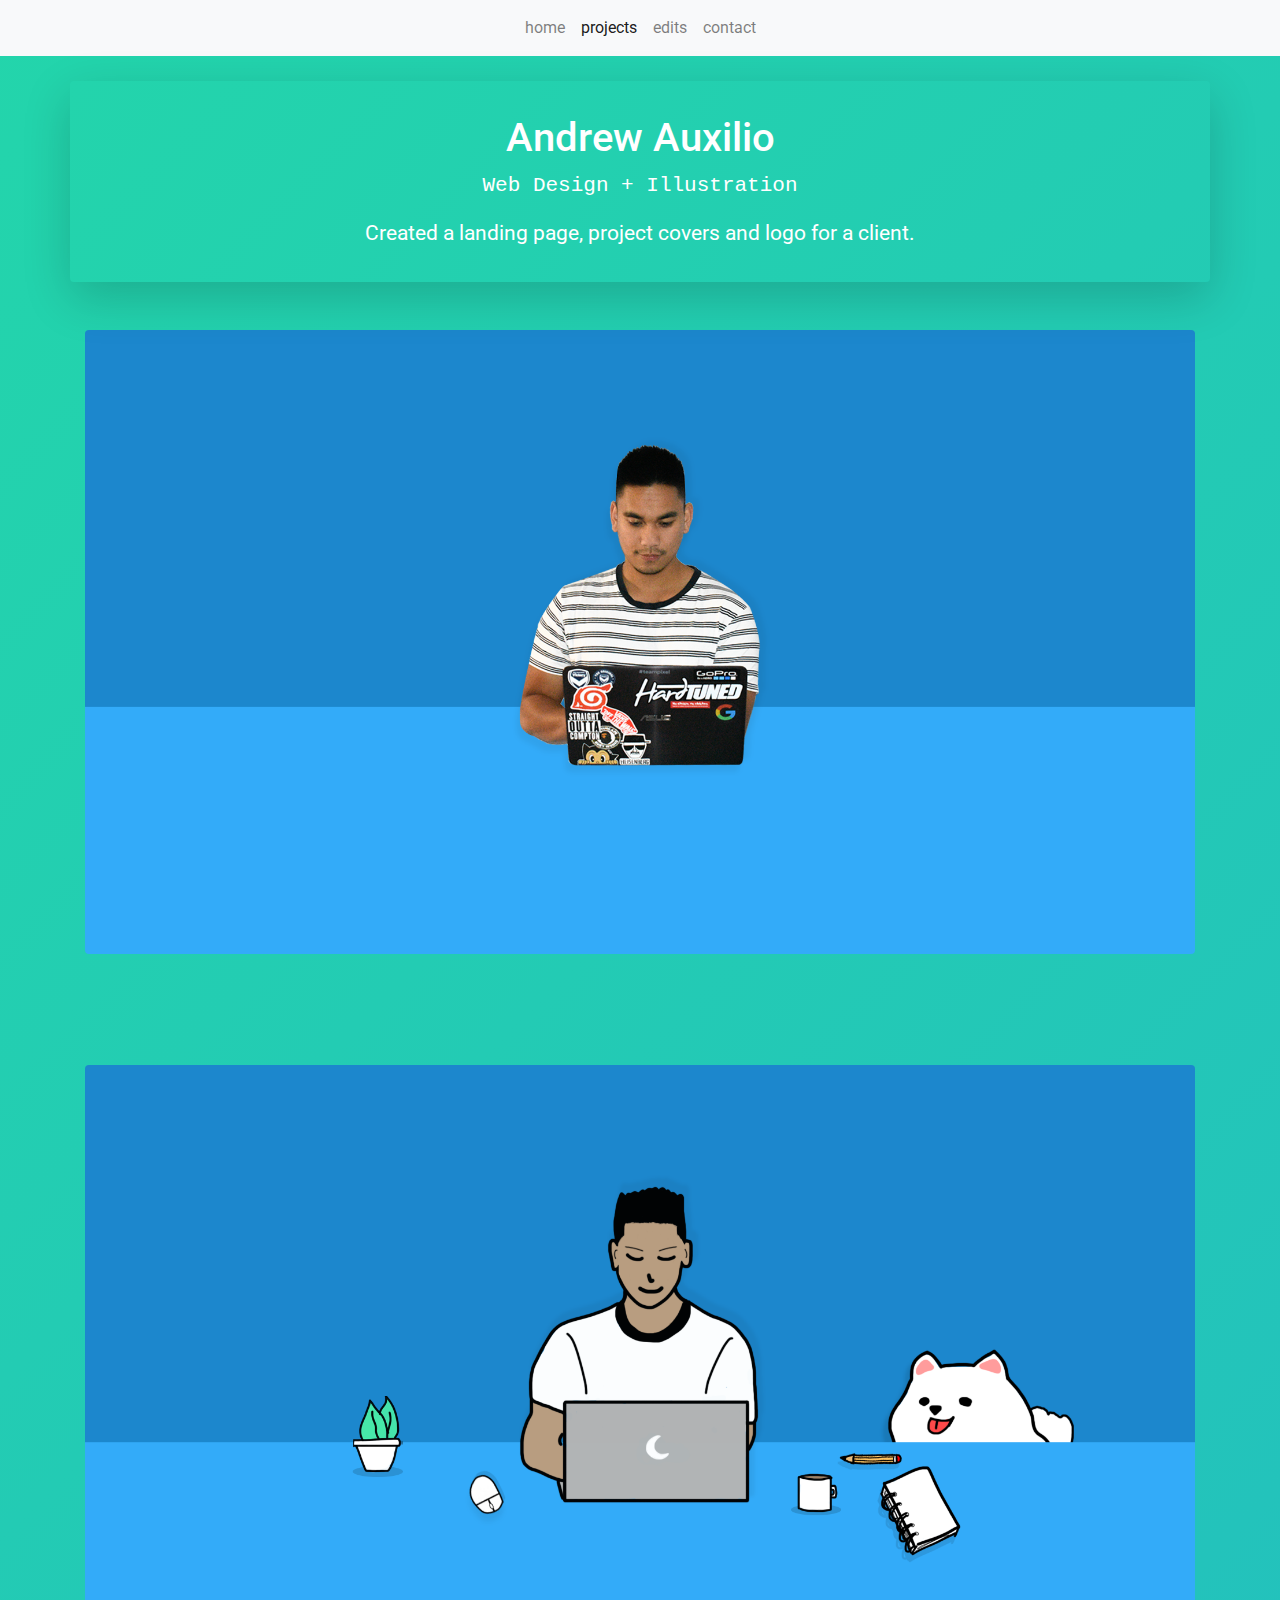
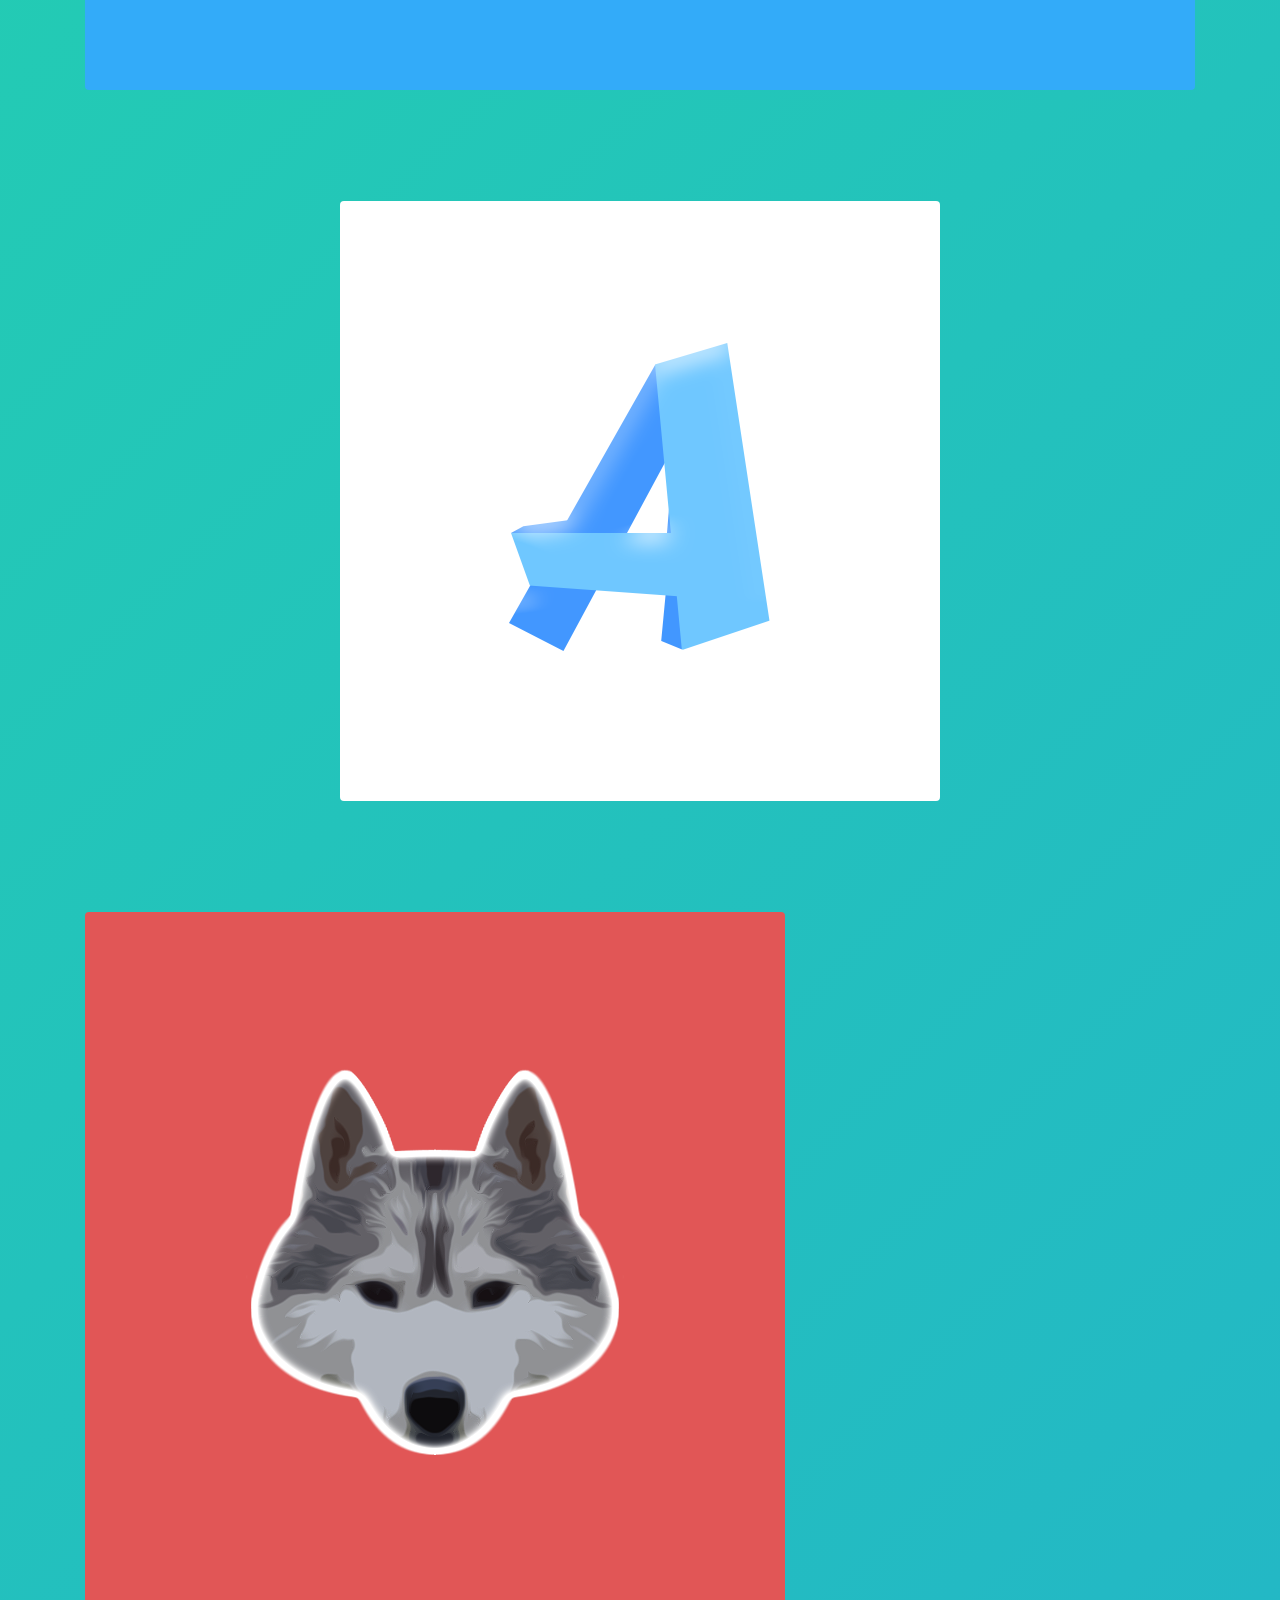
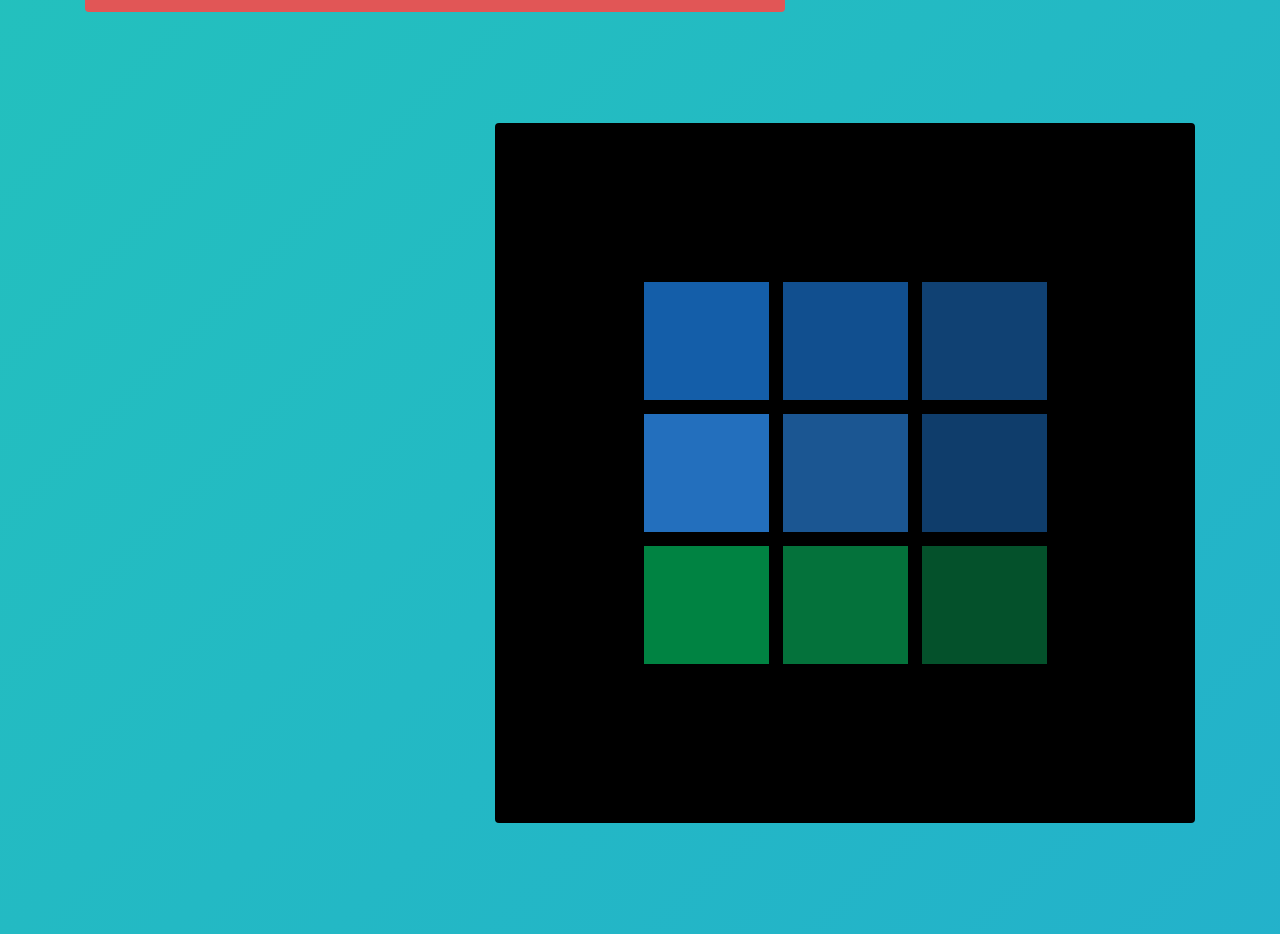
<file: andrew_auxilio.html>
<!-- Amanda Ky Au © 2019 Copyright-->

<!DOCTYPE html>
<html lang="en">
  <head>
    <meta charset="UTF-8" />
    <meta name="viewport" content="width=device-width, initial-scale=1.0" />
    <meta http-equiv="X-UA-Compatible" content="ie=edge" />
    <title>Projects</title>

    <link rel="shortcut icon" href="images/Amanda_Icon.png" />
    <link rel="stylesheet" href="bootstrap.min.css" />
    <link
      href="https://fonts.googleapis.com/css?family=Roboto&display=swap"
      rel="stylesheet"
    />
    <link rel="stylesheet" href="project.css" />
    <link
      rel="stylesheet"
      href="//use.fontawesome.com/releases/v5.0.7/css/all.css"
    />
    <link rel="stylesheet" href="fontawesome.min.css" />
    <link rel="stylesheet" href="all.min.css" />
    <link
      rel="stylesheet"
      href="https://cdnjs.cloudflare.com/ajax/libs/font-awesome/4.7.0/css/font-awesome.min.css"
    />
  </head>
  <body>
    <script src="http://code.jquery.com/jquery-1.12.0.min.js"></script>
    <script src="bootstrap.min.js"></script>
    <script src="project.js"></script>

    <!-- Nav -->

    <nav
      class="navbar navbar-expand-sm navbar-light bg-light"
      data-toggle="affix"
    >
      <div class="mx-auto d-sm-flex d-block flex-sm-nowrap">
        <button
          class="navbar-toggler"
          type="button"
          data-toggle="collapse"
          data-target="#navbarsExample11"
          aria-expanded="false"
          aria-label="Toggle navigation"
        >
          <span class="navbar-toggler-icon"></span>
        </button>
        <div class="collapse navbar-collapse text-center" id="navbarsExample11">
          <ul class="navbar-nav">
            <li class="nav-item">
              <a class="nav-link" href="index.html">home</a>
            </li>
            <li class="nav-item active">
              <a class="nav-link" href="project.html">projects</a>
            </li>
            <li class="nav-item">
              <a class="nav-link" href="edits.html">edits</a>
            </li>
            <li class="nav-item">
              <a class="nav-link" href="contact.html">contact</a>
            </li>
          </ul>
        </div>
      </div>
    </nav>

    <!-- End of Nav -->

    <!-- Andrew Auxilio -->

    <div class="container">
      <div class="row">
        <div class="col-sm-12 shadow-lg p-2 mb-5 rounded">
          <div
            class="container text-center"
            style="margin-bottom: 25px; margin-top: 25px;"
          >
            <h1>Andrew Auxilio</h1>
            <p class="text-monospace">Web Design + Illustration</p>
            <p>
              Created a landing page, project covers and logo for a client.
            </p>
          </div>
        </div>
      </div>
      <img
        class="img-fluid rounded"
        src="images/andrew_IRL.png"
        alt="andrew_IRL"
        style="margin-bottom: 10%;"
      />
      <img
        class="img-fluid rounded"
        src="images/andrew.redo.png"
        alt="andrew.redo"
        style="margin-bottom: 10%;"
      />
      <img
        class="img-fluid rounded"
        src="images/andrew_logo.png"
        alt="andrew_logo"
        style="margin-bottom: 10%;"
      />
      <img
        class="img-fluid rounded float-left"
        src="images/pawfume.png"
        alt="pawfume"
        style="margin-bottom: 10%;"
      />
      <img
        class="img-fluid rounded float-right"
        src="images/dowell.png"
        alt="dowell"
        style="margin-bottom: 10%;"
      />
    </div>

    <!-- End of Andrew Auxilio -->

    <!-- Back to Top -->

    <a
      id="back-to-top"
      href="#"
      class="btn btn-lg back-to-top button"
      role="button"
      title="Click to return on the top page"
      data-toggle="tooltip"
      data-placement="left"
    >
      <i class="fas fa-chevron-up"></i>
    </a>

    <!-- End of Back to Top -->
  </body>
</html>
</file>
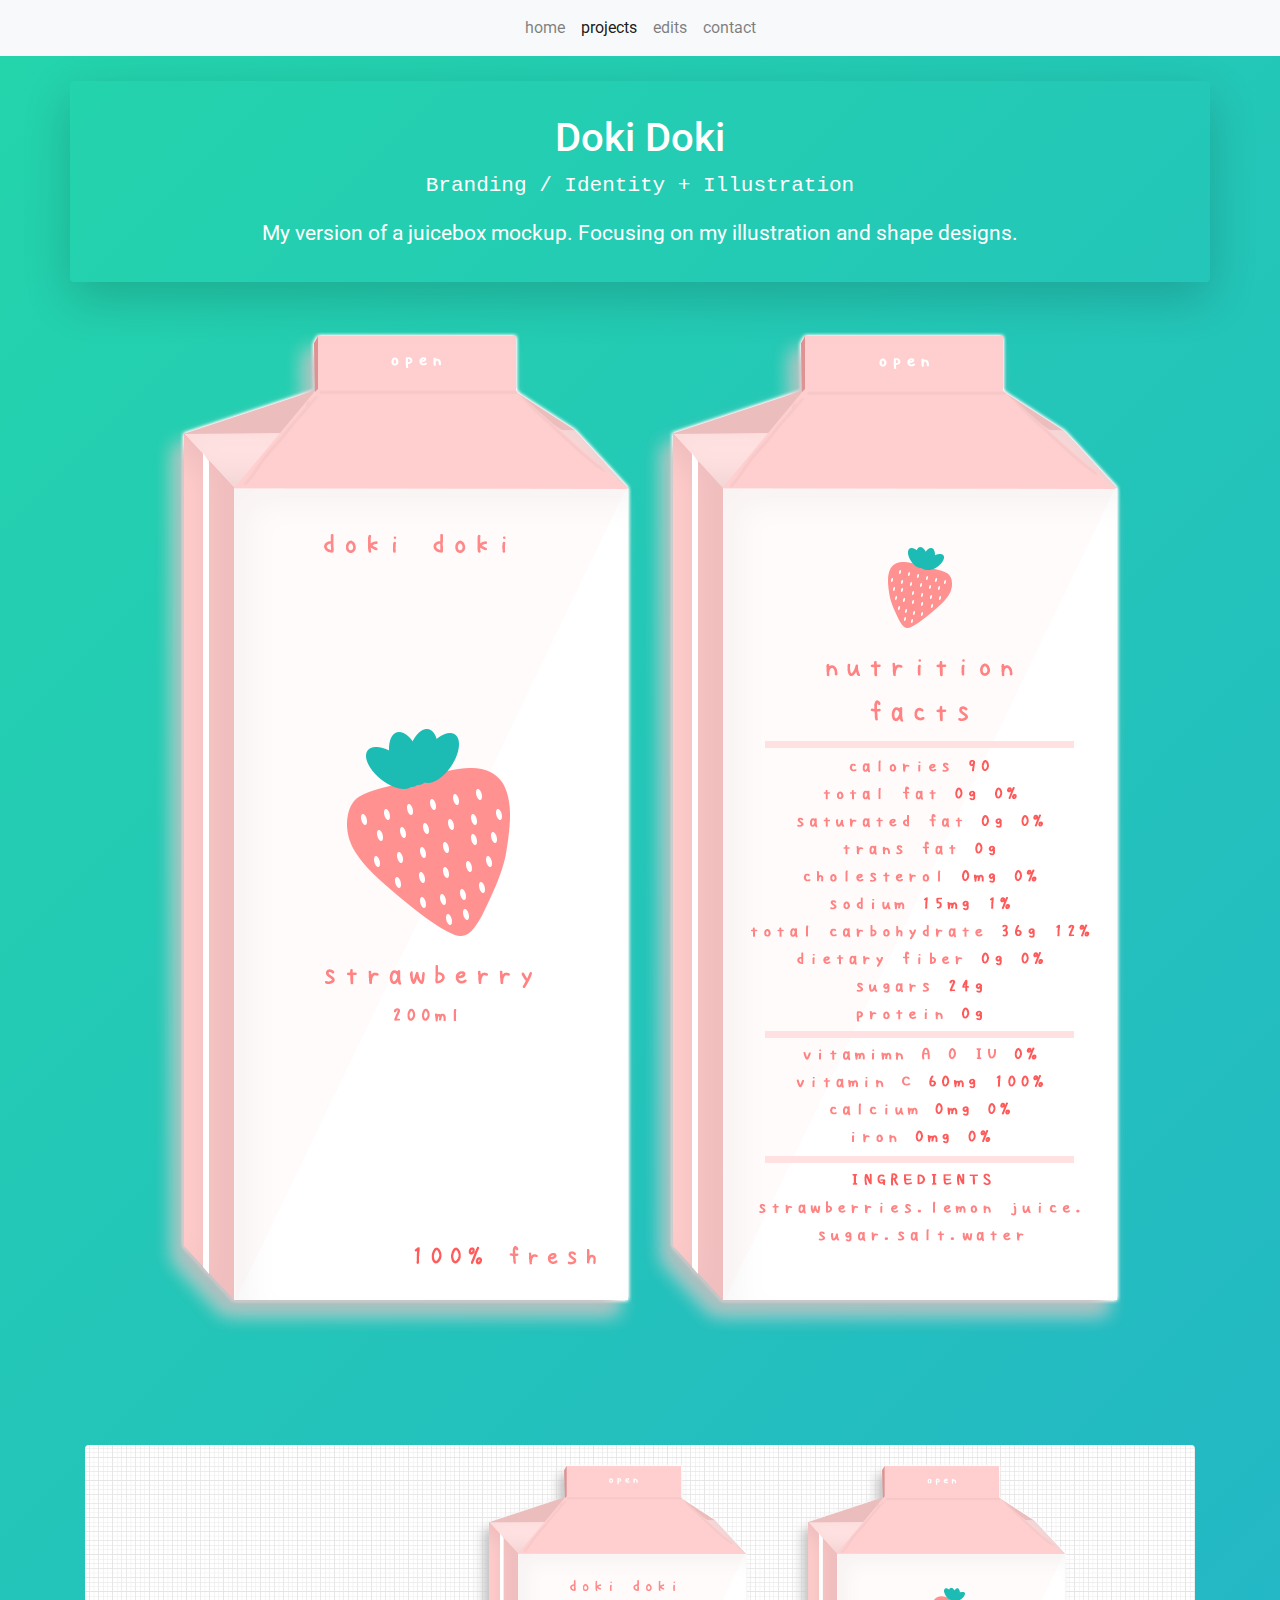
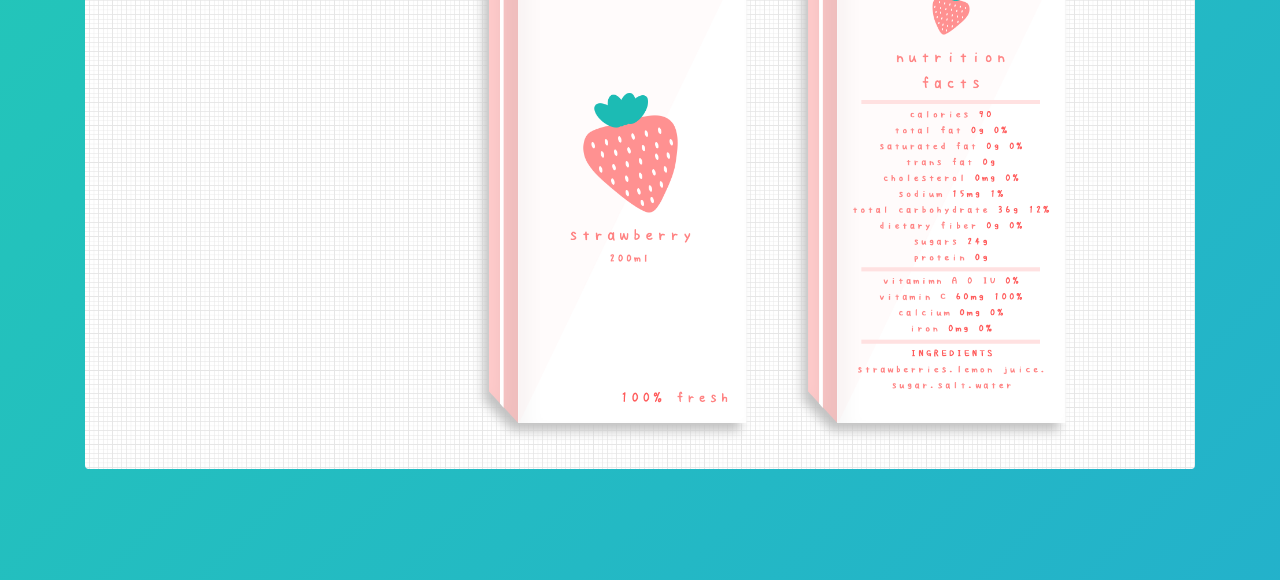
<file: dokidoki.html>
<!-- Amanda Ky Au © 2019 Copyright-->

<!DOCTYPE html>
<html lang="en">
  <head>
    <meta charset="UTF-8" />
    <meta name="viewport" content="width=device-width, initial-scale=1.0" />
    <meta http-equiv="X-UA-Compatible" content="ie=edge" />
    <title>Doki Doki</title>

    <link rel="shortcut icon" href="images/Amanda_Icon.png" />
    <link rel="stylesheet" href="bootstrap.min.css" />
    <link
      href="https://fonts.googleapis.com/css?family=Roboto&display=swap"
      rel="stylesheet"
    />
    <link rel="stylesheet" href="project.css" />
    <link
      rel="stylesheet"
      href="//use.fontawesome.com/releases/v5.0.7/css/all.css"
    />
    <link rel="stylesheet" href="fontawesome.min.css" />
    <link rel="stylesheet" href="all.min.css" />
    <link
      rel="stylesheet"
      href="https://cdnjs.cloudflare.com/ajax/libs/font-awesome/4.7.0/css/font-awesome.min.css"
    />
  </head>
  <body>
    <script src="http://code.jquery.com/jquery-1.12.0.min.js"></script>
    <script src="bootstrap.min.js"></script>
    <script src="project.js"></script>

    <!-- Nav -->

    <nav
      class="navbar navbar-expand-sm navbar-light bg-light"
      data-toggle="affix"
    >
      <div class="mx-auto d-sm-flex d-block flex-sm-nowrap">
        <button
          class="navbar-toggler"
          type="button"
          data-toggle="collapse"
          data-target="#navbarsExample11"
          aria-expanded="false"
          aria-label="Toggle navigation"
        >
          <span class="navbar-toggler-icon"></span>
        </button>
        <div class="collapse navbar-collapse text-center" id="navbarsExample11">
          <ul class="navbar-nav">
            <li class="nav-item">
              <a class="nav-link" href="index.html">home</a>
            </li>
            <li class="nav-item active">
              <a class="nav-link" href="project.html">projects</a>
            </li>
            <li class="nav-item">
              <a class="nav-link" href="edits.html">edits</a>
            </li>
            <li class="nav-item">
              <a class="nav-link" href="contact.html">contact</a>
            </li>
          </ul>
        </div>
      </div>
    </nav>

    <!-- End of Nav -->

    <!-- Doki Doki -->

    <div class="container">
      <div class="row">
        <div class="col-sm-12 shadow-lg p-2 mb-5 rounded">
          <div
            class="container text-center"
            style="margin-bottom: 25px; margin-top: 25px;"
          >
            <h1>Doki Doki</h1>
            <p class="text-monospace">Branding / Identity + Illustration</p>
            <p>
              My version of a juicebox mockup. Focusing on my illustration and shape designs.
            </p>
          </div>
        </div>
      </div>
      <img
        class="img-fluid rounded"
        src="images/front_doki.png"
        alt="front_doki"
        style="margin-bottom: 10%;"
      />
      <img
        class="img-fluid rounded"
        src="images/back_doki.png"
        alt="back_doki"
        style="margin-bottom: 10%;"
      />
      <img
        class="img-fluid rounded"
        src="images/juicebox.png"
        alt="juicebox"
        style="margin-bottom: 10%;"
      />
    </div>

    <!-- End of Doki Doki -->

    <!-- Back to Top -->

    <a
      id="back-to-top"
      href="#"
      class="btn btn-lg back-to-top button"
      role="button"
      title="Click to return on the top page"
      data-toggle="tooltip"
      data-placement="left"
    >
      <i class="fas fa-chevron-up"></i>
    </a>

    <!-- End of Back to Top -->
  </body>
</html>
</file>
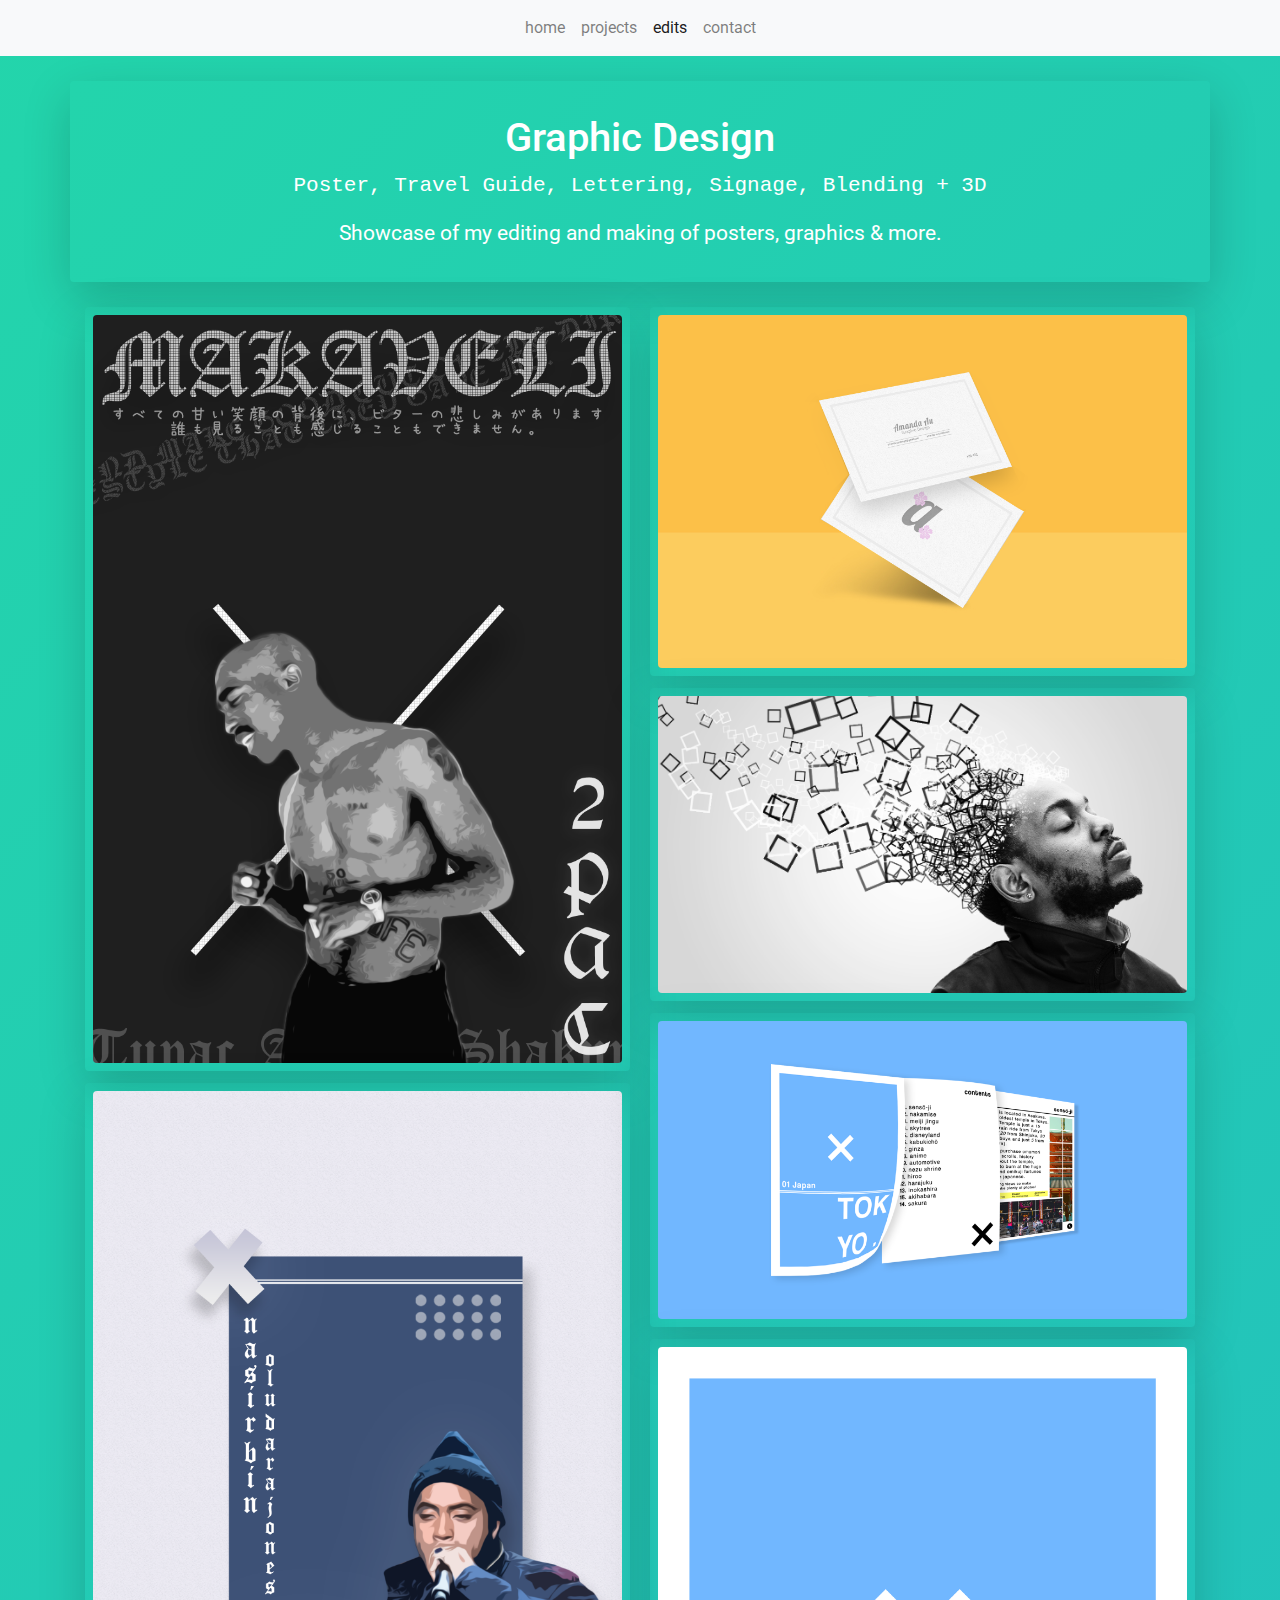
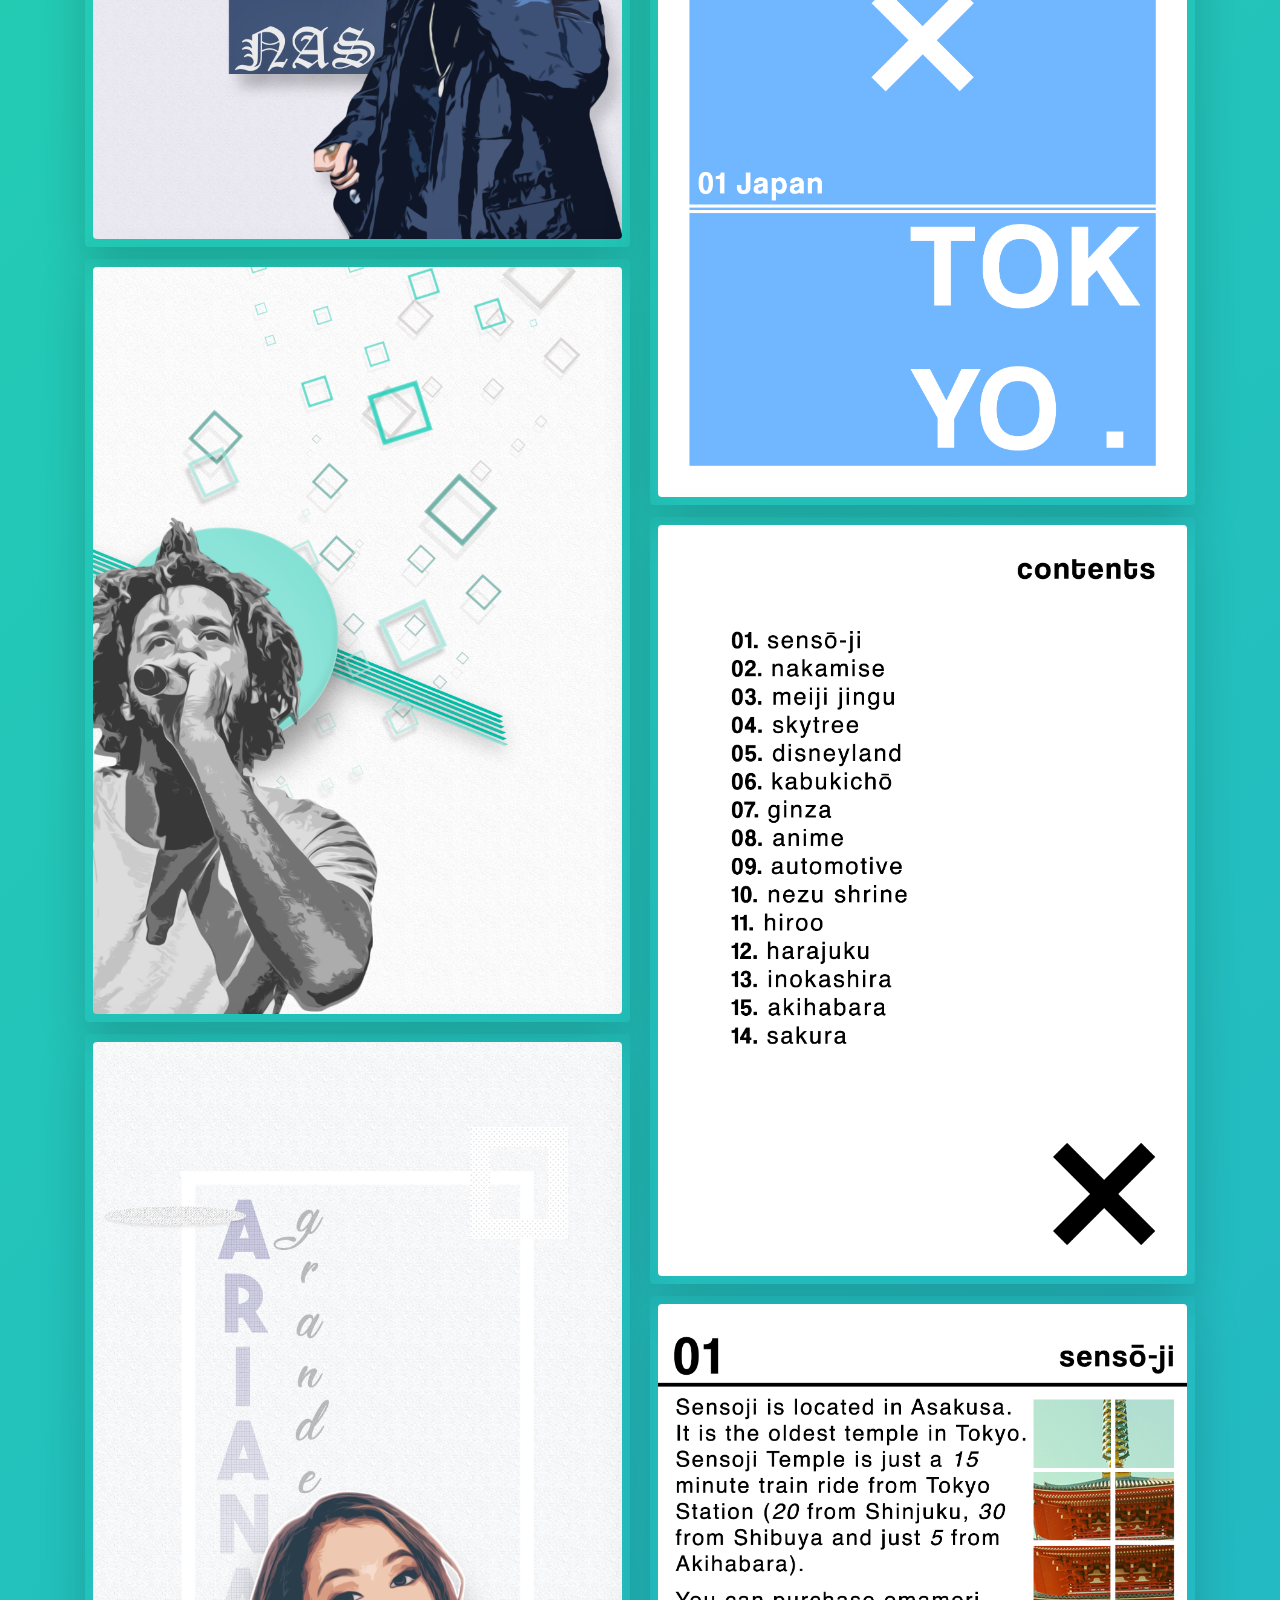
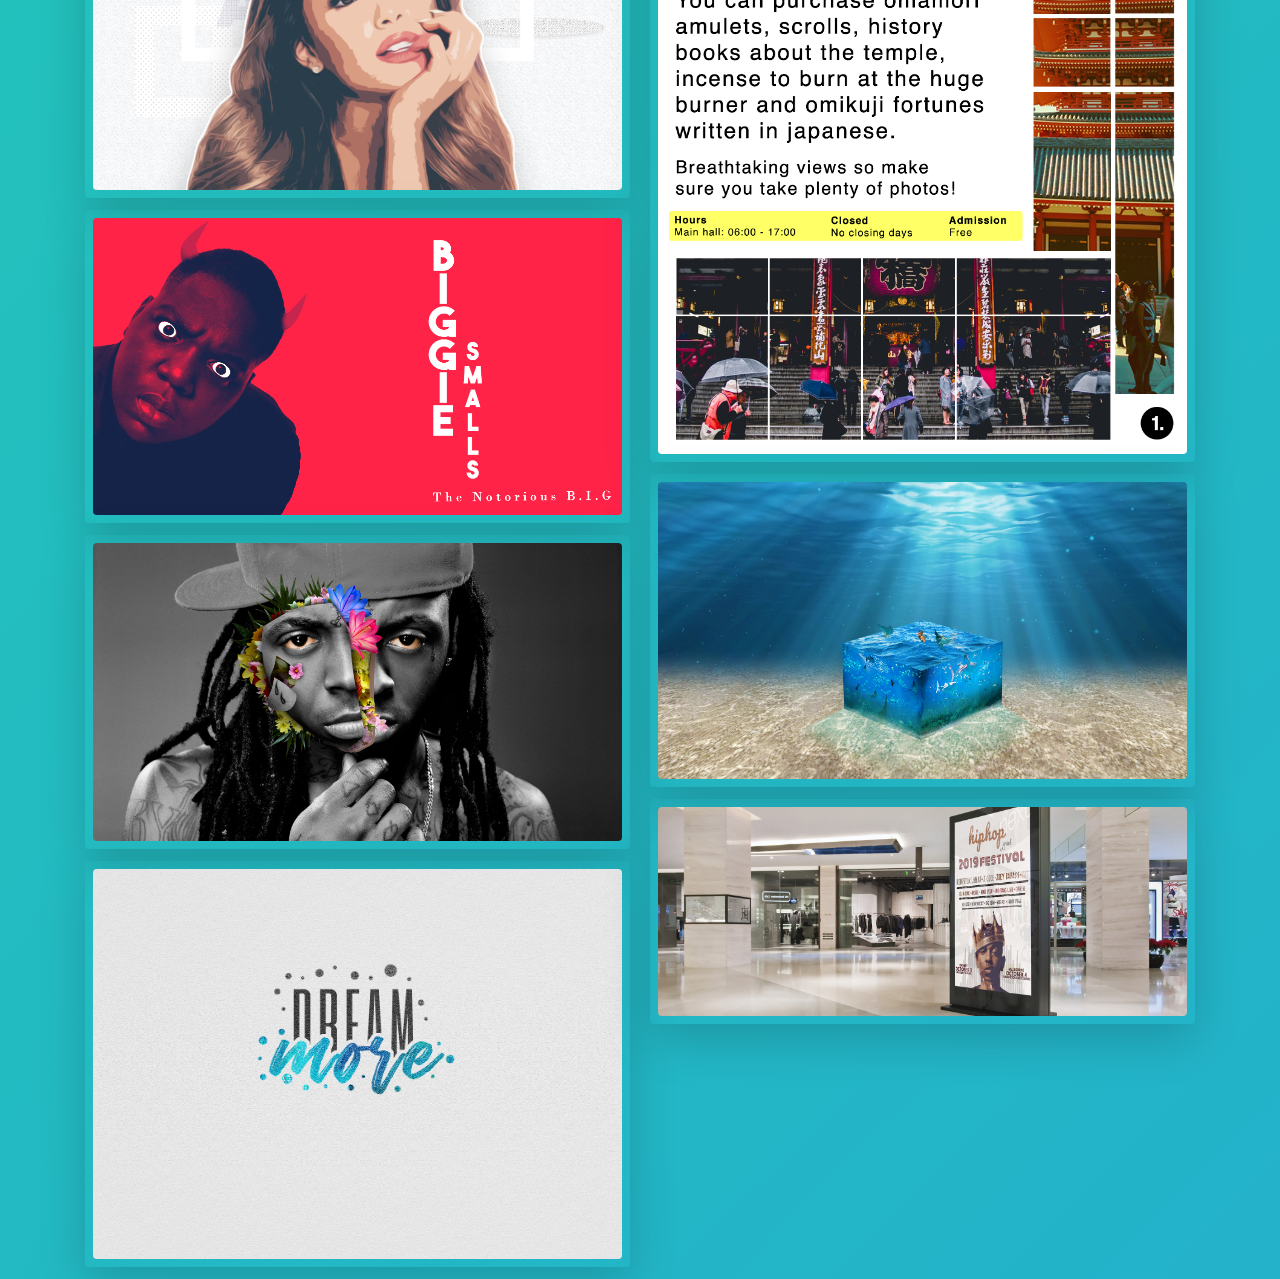
<file: edits.html>
<!-- Amanda Ky Au © 2019 Copyright-->

<!DOCTYPE html>
<html lang="en">

<head>
  <meta charset="UTF-8" />
  <meta name="viewport" content="width=device-width, initial-scale=1.0" />
  <meta http-equiv="X-UA-Compatible" content="ie=edge" />
  <title>Graphics</title>

  <link rel="shortcut icon" href="images/Amanda_Icon.png" />
  <link rel="stylesheet" href="bootstrap.min.css" />
  <link href="https://fonts.googleapis.com/css?family=Roboto&display=swap" rel="stylesheet" />
  <link rel="stylesheet" href="project.css" />
  <link rel="stylesheet" href="//use.fontawesome.com/releases/v5.0.7/css/all.css" />
  <link rel="stylesheet" href="fontawesome.min.css" />
  <link rel="stylesheet" href="all.min.css" />
  <link rel="stylesheet" href="https://cdnjs.cloudflare.com/ajax/libs/font-awesome/4.7.0/css/font-awesome.min.css" />
</head>

<body>
  <script src="http://code.jquery.com/jquery-1.12.0.min.js"></script>
  <script src="bootstrap.min.js"></script>
  <script src="project.js"></script>

  <!-- Nav -->

  <nav class="navbar navbar-expand-sm navbar-light bg-light" data-toggle="affix">
    <div class="mx-auto d-sm-flex d-block flex-sm-nowrap">
      <button class="navbar-toggler" type="button" data-toggle="collapse" data-target="#navbarsExample11"
        aria-expanded="false" aria-label="Toggle navigation">
        <span class="navbar-toggler-icon"></span>
      </button>
      <div class="collapse navbar-collapse text-center" id="navbarsExample11">
        <ul class="navbar-nav">
          <li class="nav-item">
            <a class="nav-link" href="index.html">home</a>
          </li>
          <li class="nav-item">
            <a class="nav-link" href="project.html">projects</a>
          </li>
          <li class="nav-item active">
            <a class="nav-link" href="edits.html">edits</a>
          </li>
          <li class="nav-item">
            <a class="nav-link" href="contact.html">contact</a>
          </li>
        </ul>
      </div>
    </div>
  </nav>

  <!-- End of Nav -->

  <!-- Edits -->

  <div class="container">
    <div class="row">
      <div class="col-sm-12 shadow-lg p-2 rounded">
        <div class="container text-center" style="margin-bottom: 25px; margin-top: 25px;">
          <h1>Graphic Design</h1>
          <p class="text-monospace">
            Poster, Travel Guide, Lettering, Signage, Blending + 3D
          </p>
          <p>
            Showcase of my editing and making of posters, graphics & more.
          </p>
        </div>
      </div>
    </div>
    <!--
      BOOTSTRAP MASONARY GALLERY 

    <div class="container">
      <div class="card-columns">
        <div class="card">
          <img class="img-fluid rounded" src=""/>
        </div>
      </div>
      <div class="card-columns">
        <div class="card">
          <img class="img-fluid rounded" src=""/>
        </div>
      </div>
    </div>

    <style>
      .card-columns {
        column-count: 2; /* To make gallery two columns*/
      }
    </style>

    -->
    <div class="row">
      <div class="container">
        <div class="card-columns">
          <div class="card col-sm-12 shadow-lg p-2 rounded">
            <img class="img-fluid rounded" src="images/tupac.work.png" alt="glossup_home" />
          </div>
          <div class="card col-sm-12 shadow-lg p-2 rounded">
            <img class="img-fluid rounded" src="images/nas.work.png" alt="glossup_new" />
          </div>
          <div class="card col-sm-12 shadow-lg p-2 rounded">
            <img class="img-fluid rounded" src="images/jcole.work.png" alt="glossup_sale" />
          </div>
          <div class="card col-sm-12 shadow-lg p-2 rounded">
            <img class="img-fluid rounded" src="images/ari.work.png" alt="glossup_hot" />
          </div>
          <div class="card col-sm-12 shadow-lg p-2 rounded">
            <img class="img-fluid rounded" src="images/biggie.work.png" alt="glossop_img" />
          </div>
          <div class="card col-sm-12 shadow-lg p-2 rounded">
            <img class="img-fluid rounded" src="images/lilwayne.floral portraits.png" alt="glossup_sale" />
          </div>
  
          <div class="card col-sm-12 shadow-lg p-2 rounded">
            <img class="img-fluid rounded" src="images/realistic.lettering.txt.png" alt="glossup_sale" />
          </div>
          <div class="card col-sm-12 shadow-lg p-2 rounded">
            <img class="img-fluid rounded" src="images/business card.png" alt="glossup_hot" />
          </div>
  
          <div class="card col-sm-12 shadow-lg p-2 rounded">
            <img class="img-fluid rounded" src="images/kendrick.work.png" alt="glossop_img" />
          </div>
  
          <div class="card col-sm-12 shadow-lg p-2 rounded">
            <img class="img-fluid rounded" src="images/tokyo.display.png" alt="glossup_sale" />
          </div>
  
          <div class="card col-sm-12 shadow-lg p-2 rounded">
            <img class="img-fluid rounded" src="images/Tokyo.Jpn.png" alt="glossup_hot" />
          </div>
  
          <div class="card col-sm-12 shadow-lg p-2 rounded">
            <img class="img-fluid rounded" src="images/Tokyo.Jpn.index.png" alt="glossop_img" />
          </div>
  
          <div class="card col-sm-12 shadow-lg p-2 rounded">
            <img class="img-fluid rounded" src="images/Tokyo.Jpn.01sensoji.png" alt="glossup_sale" />
          </div>
  
          <div class="card col-sm-12 shadow-lg p-2 rounded">
            <img class="img-fluid rounded" src="images/mermaid.work3dwatercube..png" alt="glossup_hot" />
          </div>
  
          <div class="card col-sm-12 shadow-lg p-2 rounded">
            <img class="img-fluid rounded" src="images/digital-signage.reflection.png" alt="glossop_img" />
          </div>
        </div>
      </div>
    </div>
    

    <!-- Edits -->

    <!-- Back to Top -->

    <a id="back-to-top" href="#" class="btn btn-lg back-to-top button" role="button"
      title="Click to return on the top page" data-toggle="tooltip" data-placement="left">
      <i class="fas fa-chevron-up"></i>
    </a>

    <!-- End of Back to Top -->
</body>

</html>

<style>
  .card-columns {
    column-count: 2;
    background-color: rgba(255, 0, 0, 0);
  }

  .card {
    background-color: rgba(255, 0, 0, 0);
    border-style: none;
  }

  @media only screen and (max-width: 600px) {
  .card-columns {
    column-count: 1;
    background-color: rgba(255, 0, 0, 0);
  }
}
</style>
</file>
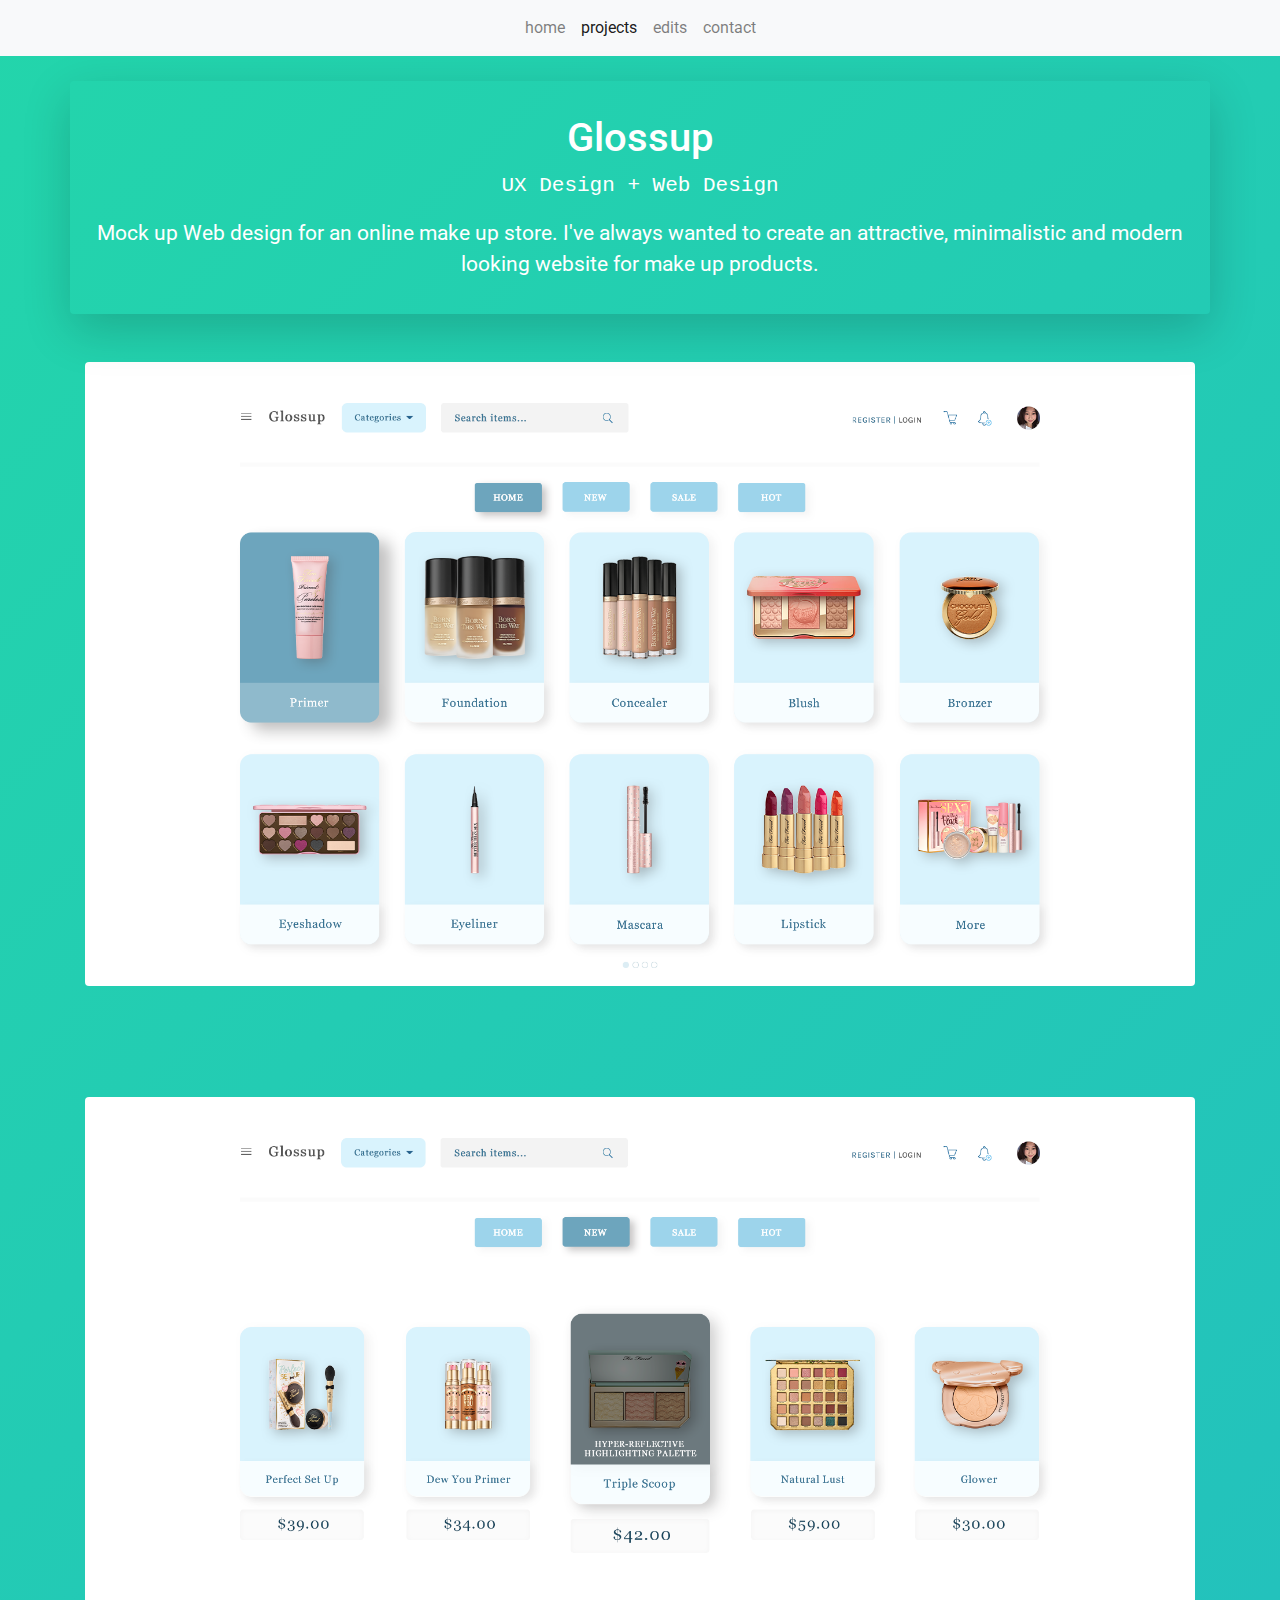
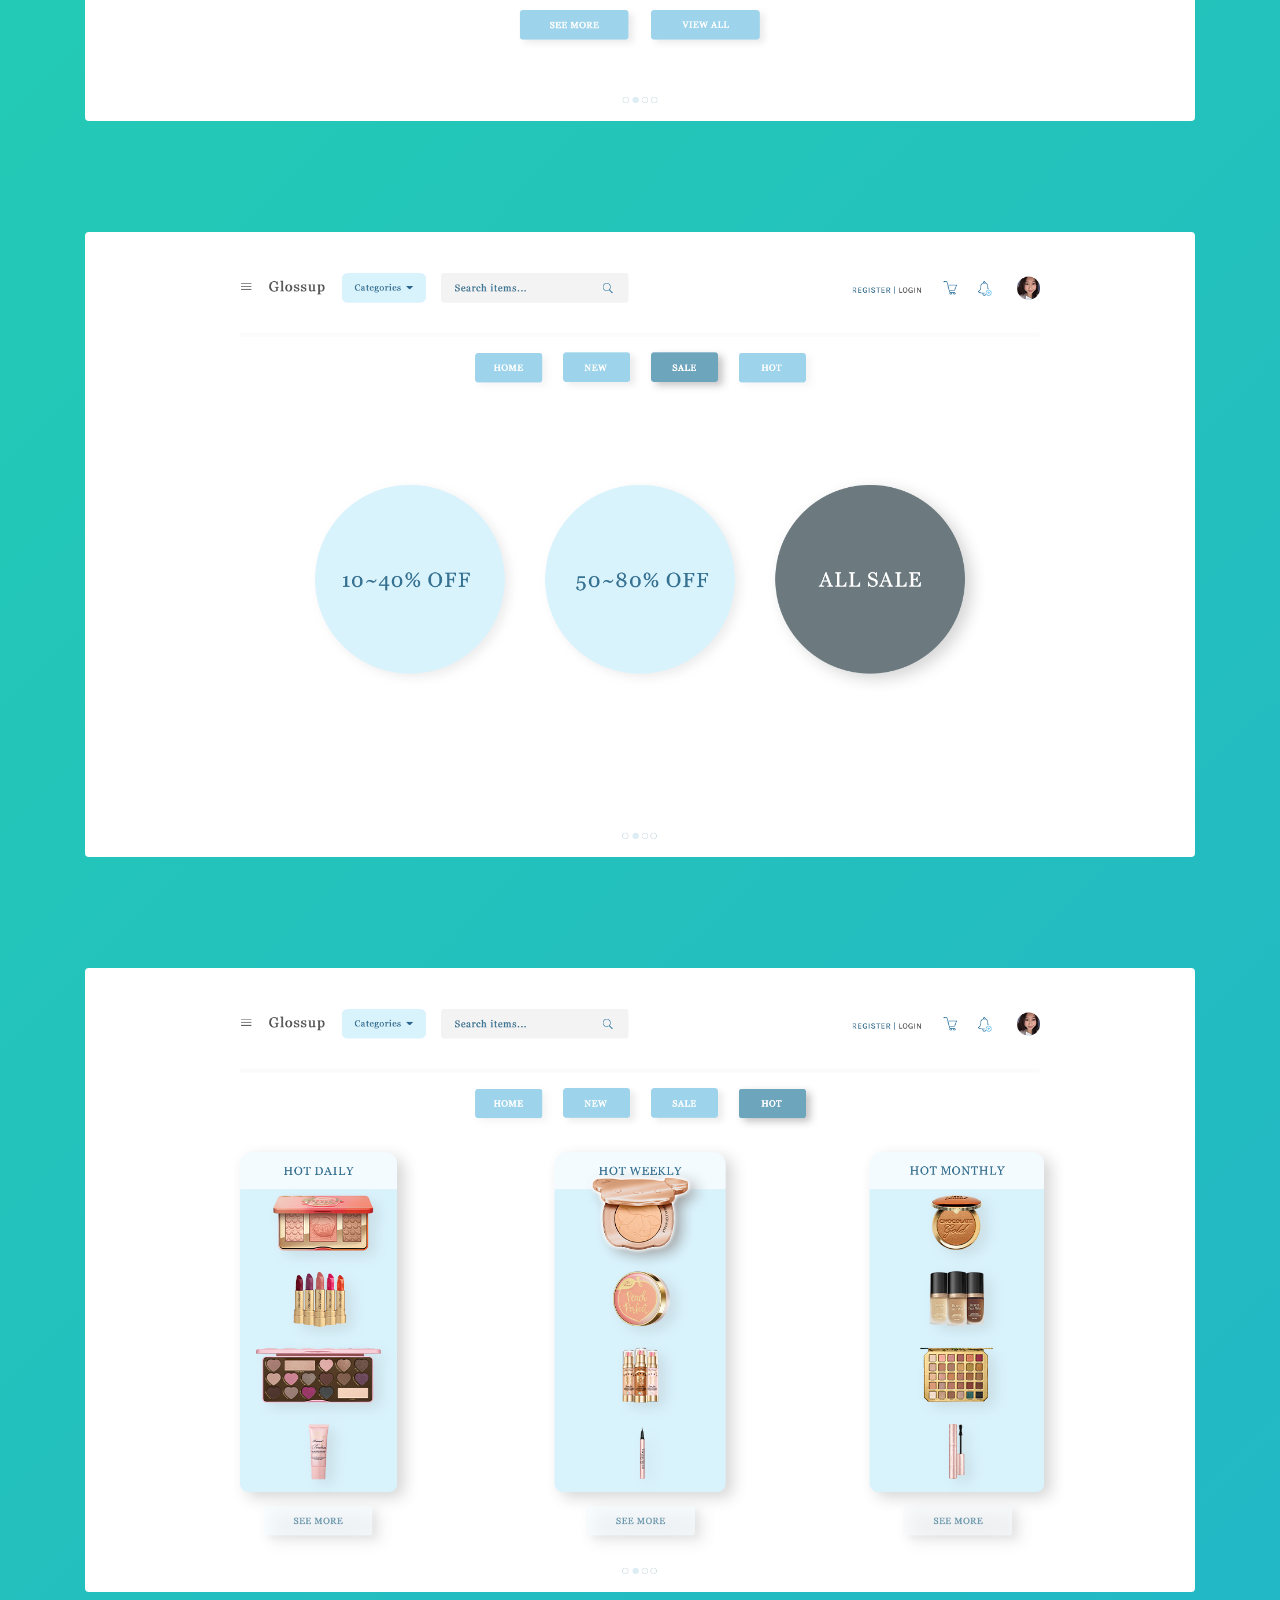
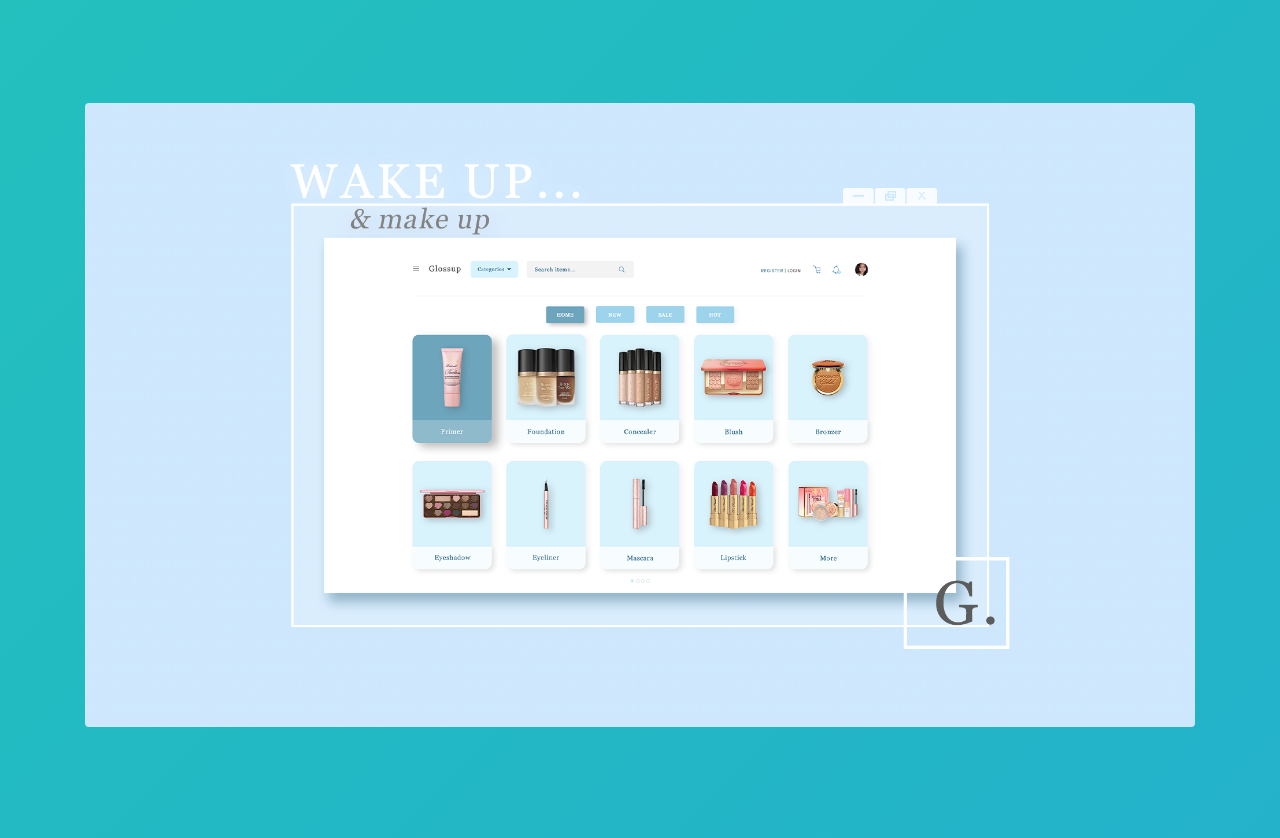
<file: glossup.html>
<!-- Amanda Ky Au © 2019 Copyright-->

<!DOCTYPE html>
<html lang="en">
  <head>
    <meta charset="UTF-8" />
    <meta name="viewport" content="width=device-width, initial-scale=1.0" />
    <meta http-equiv="X-UA-Compatible" content="ie=edge" />
    <title>Glossup</title>

    <link rel="shortcut icon" href="images/Amanda_Icon.png" />
    <link rel="stylesheet" href="bootstrap.min.css" />
    <link
      href="https://fonts.googleapis.com/css?family=Roboto&display=swap"
      rel="stylesheet"
    />
    <link rel="stylesheet" href="project.css" />
    <link
      rel="stylesheet"
      href="//use.fontawesome.com/releases/v5.0.7/css/all.css"
    />
    <link rel="stylesheet" href="fontawesome.min.css" />
    <link rel="stylesheet" href="all.min.css" />
    <link
      rel="stylesheet"
      href="https://cdnjs.cloudflare.com/ajax/libs/font-awesome/4.7.0/css/font-awesome.min.css"
    />
  </head>
  <body>
    <script src="http://code.jquery.com/jquery-1.12.0.min.js"></script>
    <script src="bootstrap.min.js"></script>
    <script src="project.js"></script>

    <!-- Nav -->

    <nav
      class="navbar navbar-expand-sm navbar-light bg-light"
      data-toggle="affix"
    >
      <div class="mx-auto d-sm-flex d-block flex-sm-nowrap">
        <button
          class="navbar-toggler"
          type="button"
          data-toggle="collapse"
          data-target="#navbarsExample11"
          aria-expanded="false"
          aria-label="Toggle navigation"
        >
          <span class="navbar-toggler-icon"></span>
        </button>
        <div class="collapse navbar-collapse text-center" id="navbarsExample11">
          <ul class="navbar-nav">
            <li class="nav-item">
              <a class="nav-link" href="index.html">home</a>
            </li>
            <li class="nav-item active">
              <a class="nav-link" href="project.html">projects</a>
            </li>
            <li class="nav-item">
              <a class="nav-link" href="edits.html">edits</a>
            </li>
            <li class="nav-item">
              <a class="nav-link" href="contact.html">contact</a>
            </li>
          </ul>
        </div>
      </div>
    </nav>

    <!-- End of Nav -->

    <!-- Glossup -->

    <div class="container">
      <div class="row">
        <div class="col-sm-12 shadow-lg p-2 mb-5 rounded">
          <div
            class="container text-center"
            style="margin-bottom: 25px; margin-top: 25px;"
          >
            <h1>Glossup</h1>
            <p class="text-monospace">UX Design + Web Design</p>
            <p>
              Mock up Web design for an online make up store. I've always wanted
              to create an attractive, minimalistic and modern looking website
              for make up products.
            </p>
          </div>
        </div>
      </div>
      <img
        class="img-fluid rounded"
        src="images/glossup_home.png"
        alt="glossup_home"
        style="margin-bottom: 10%;"
      />
      <img
        class="img-fluid rounded"
        src="images/glossup_new.png"
        alt="glossup_new"
        style="margin-bottom: 10%;"
      />
      <img
        class="img-fluid rounded"
        src="images/glossup_sale.png"
        alt="glossup_sale"
        style="margin-bottom: 10%;"
      />
      <img
        class="img-fluid rounded"
        src="images/glossup_hot.png"
        alt="glossup_hot"
        style="margin-bottom: 10%;"
      />
      <img
        class="img-fluid rounded"
        src="images/glossop_img.png"
        alt="glossop_img"
        style="margin-bottom: 10%;"
      />
    </div>

    <!-- End of Glossup -->

    <!-- Back to Top -->

    <a
      id="back-to-top"
      href="#"
      class="btn btn-lg back-to-top button"
      role="button"
      title="Click to return on the top page"
      data-toggle="tooltip"
      data-placement="left"
    >
      <i class="fas fa-chevron-up"></i>
    </a>

    <!-- End of Back to Top -->
  </body>
</html>
</file>
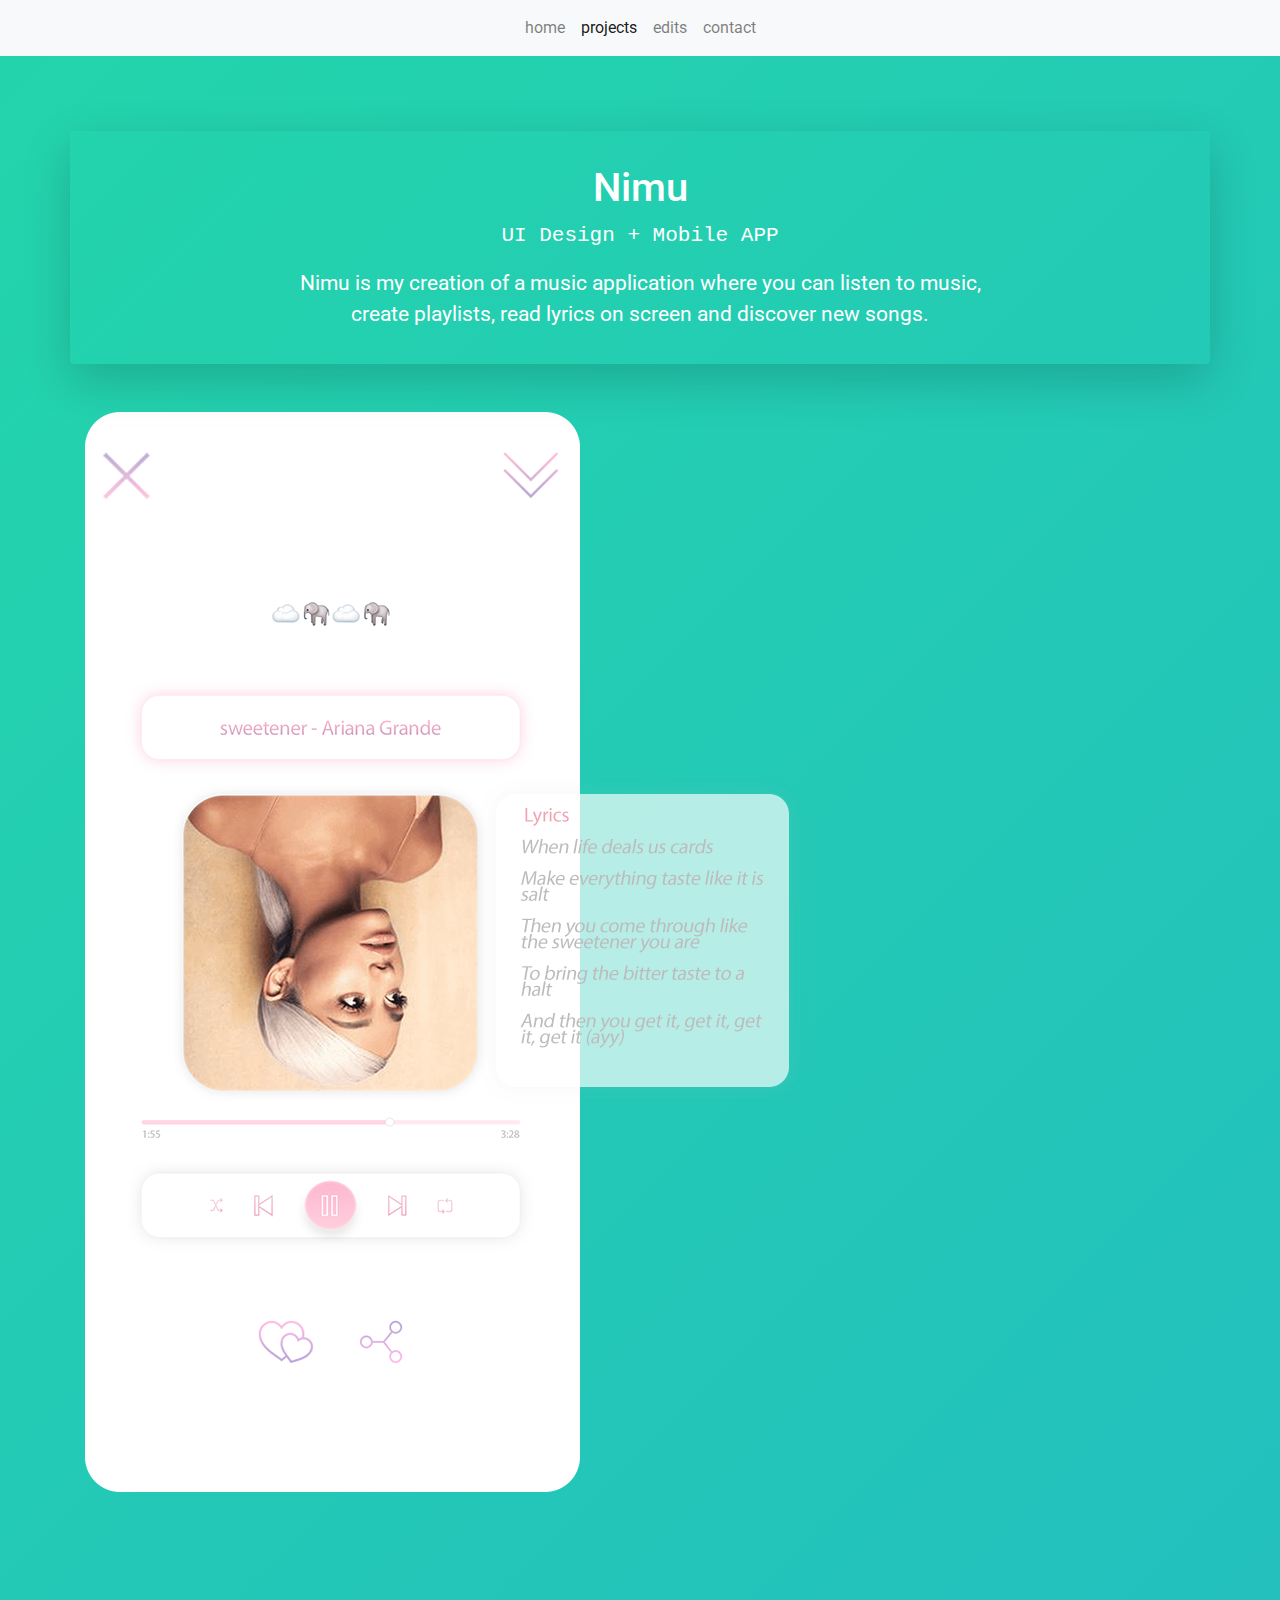
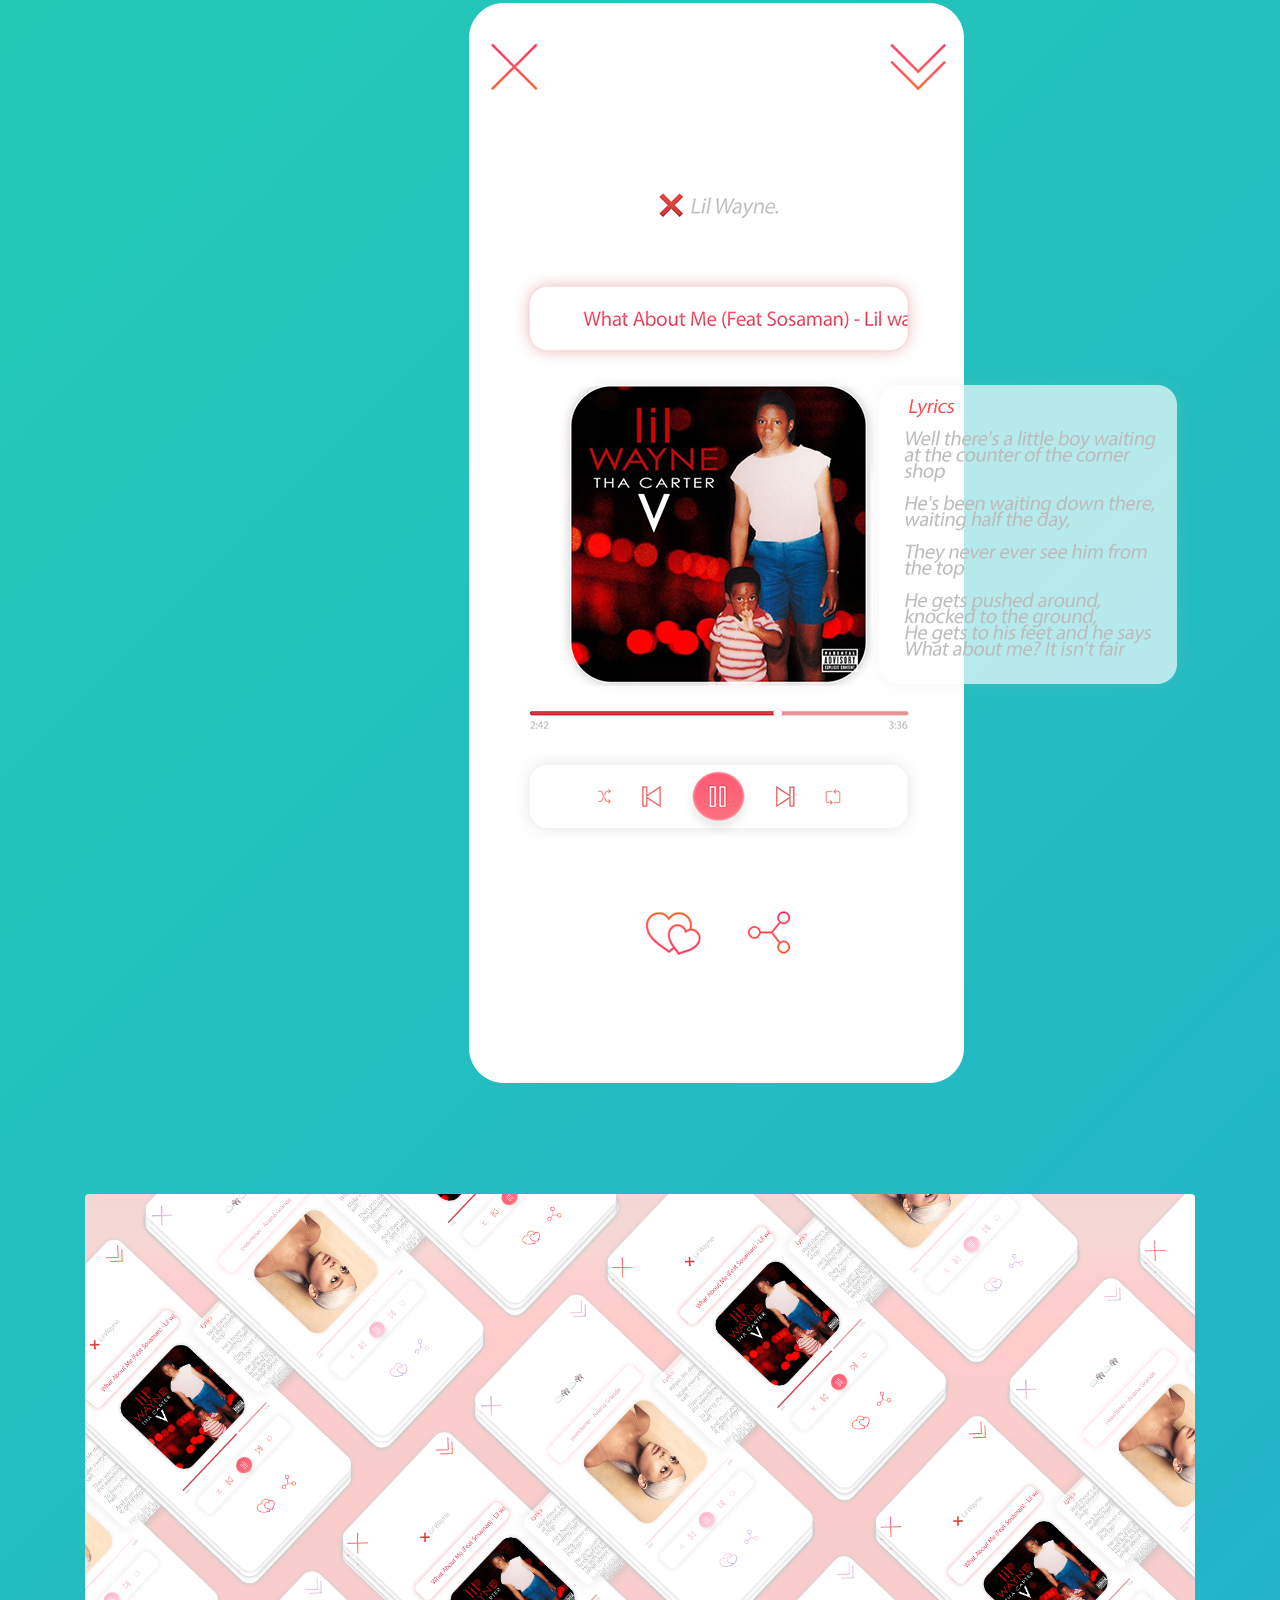
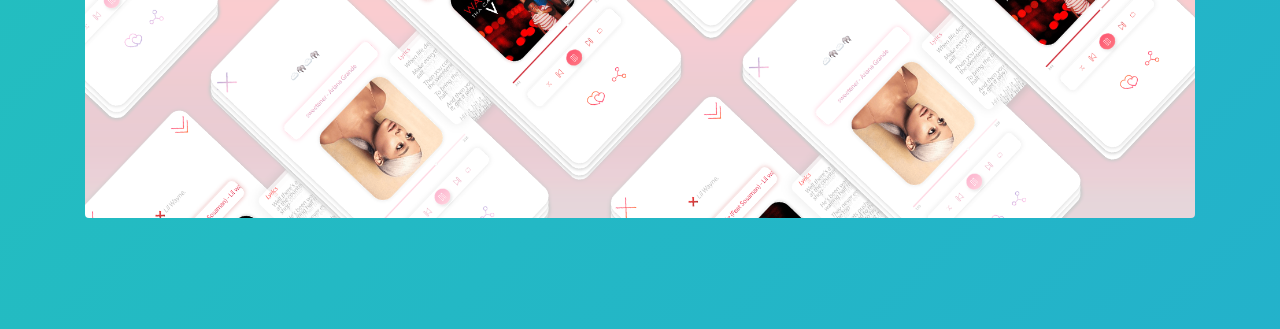
<file: nimu.html>
<!-- Amanda Ky Au © 2019 Copyright-->

<!DOCTYPE html>
<html lang="en">
  <head>
    <meta charset="UTF-8" />
    <meta name="viewport" content="width=device-width, initial-scale=1.0" />
    <meta http-equiv="X-UA-Compatible" content="ie=edge" />
    <title>Nimu</title>

    <link rel="shortcut icon" href="images/Amanda_Icon.png" />
    <link rel="stylesheet" href="bootstrap.min.css" />
    <link
      href="https://fonts.googleapis.com/css?family=Roboto&display=swap"
      rel="stylesheet"
    />
    <link rel="stylesheet" href="project.css" />
    <link
      rel="stylesheet"
      href="//use.fontawesome.com/releases/v5.0.7/css/all.css"
    />
    <link rel="stylesheet" href="fontawesome.min.css" />
    <link rel="stylesheet" href="all.min.css" />
    <link
      rel="stylesheet"
      href="https://cdnjs.cloudflare.com/ajax/libs/font-awesome/4.7.0/css/font-awesome.min.css"
    />
  </head>
  <body>
    <script src="http://code.jquery.com/jquery-1.12.0.min.js"></script>
    <script src="bootstrap.min.js"></script>
    <script src="project.js"></script>

    <!-- Nav -->

    <nav
      class="navbar navbar-expand-sm navbar-light bg-light"
      data-toggle="affix"
    >
      <div class="mx-auto d-sm-flex d-block flex-sm-nowrap">
        <button
          class="navbar-toggler"
          type="button"
          data-toggle="collapse"
          data-target="#navbarsExample11"
          aria-expanded="false"
          aria-label="Toggle navigation"
        >
          <span class="navbar-toggler-icon"></span>
        </button>
        <div class="collapse navbar-collapse text-center" id="navbarsExample11">
          <ul class="navbar-nav">
            <li class="nav-item">
              <a class="nav-link" href="index.html">home</a>
            </li>
            <li class="nav-item active">
              <a class="nav-link" href="project.html">projects</a>
            </li>
            <li class="nav-item">
              <a class="nav-link" href="edits.html">edits</a>
            </li>
            <li class="nav-item">
              <a class="nav-link" href="contact.html">contact</a>
            </li>
          </ul>
        </div>
      </div>
    </nav>

    <!-- End of Nav -->

    <!-- Nimu -->

    <div class="container">
      <div class="row">
        <div
          class="col-sm-12 shadow-lg p-2 mb-5 rounded"
          style="margin-top: 50px;"
        >
          <div
            class="container text-center"
            style="margin-bottom: 25px; margin-top: 25px;"
          >
            <h1>Nimu</h1>
            <p class="text-monospace">UI Design + Mobile APP</p>
            <p>
              Nimu is my creation of a music application where you can listen to music,
              <br />create playlists, read lyrics on screen and discover new
              songs.
            </p>
          </div>
        </div>
      </div>
      <img
        class="img-fluid rounded float-left"
        src="images/ari.png"
        alt="ari"
        style="margin-bottom: 10%;"
      />
      <img
        class="img-fluid rounded float-right"
        src="images/wayne.png"
        alt="wayne"
        style="margin-bottom: 10%;"
      />
      <img
        class="img-fluid rounded"
        src="images/nimu.png"
        alt="nimu cover"
        style="margin-bottom: 10%;"
      />
    </div>

    <!-- End of Nimu -->

    <!-- Back to Top -->

    <a
      id="back-to-top"
      href="#"
      class="btn btn-lg back-to-top button"
      role="button"
      title="Click to return on the top page"
      data-toggle="tooltip"
      data-placement="left"
    >
      <i class="fas fa-chevron-up"></i>
    </a>

    <!-- End of Back to Top -->
  </body>
</html>
</file>
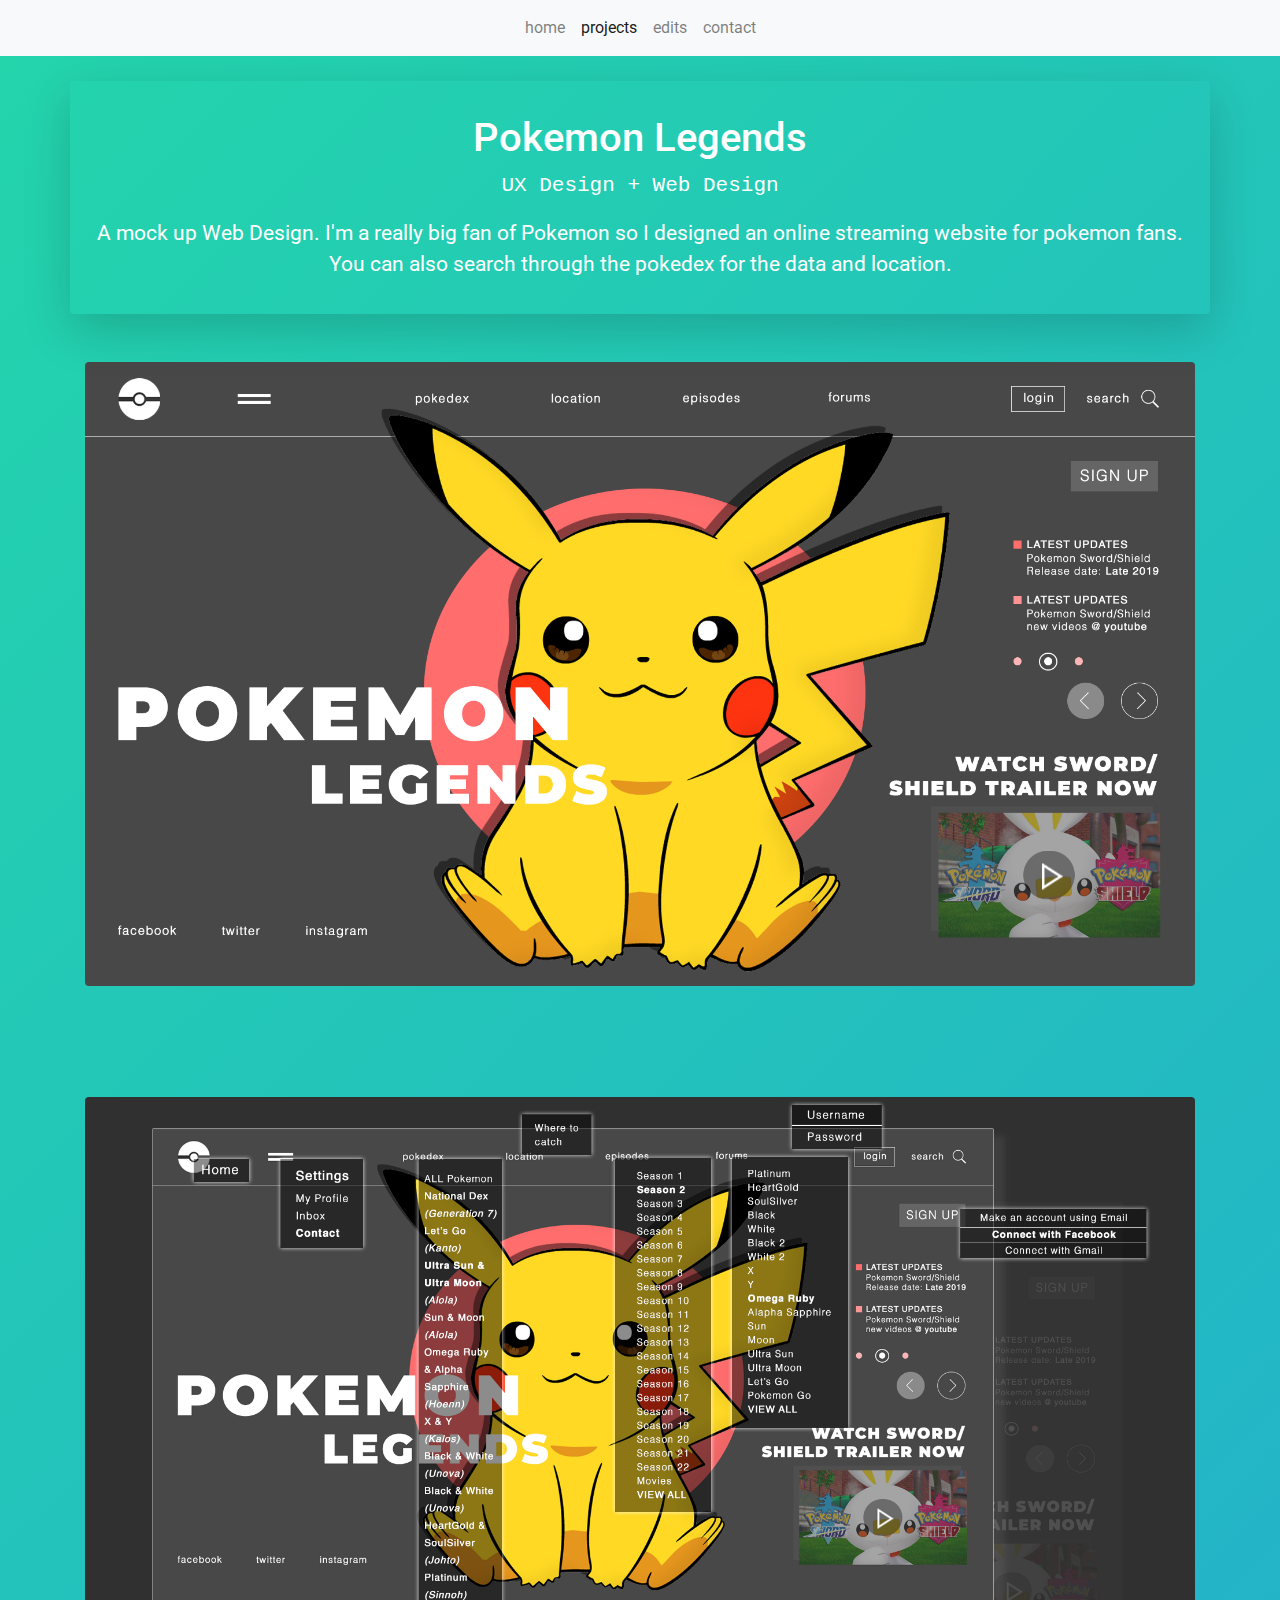
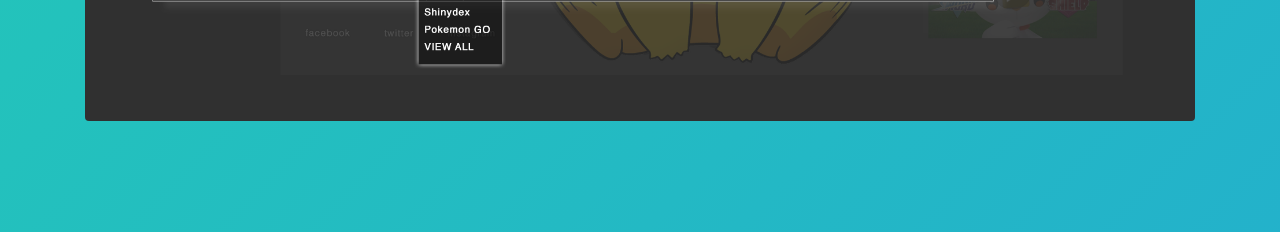
<file: pokemon_legends.html>
<!-- Amanda Ky Au © 2019 Copyright-->

<!DOCTYPE html>
<html lang="en">
  <head>
    <meta charset="UTF-8" />
    <meta name="viewport" content="width=device-width, initial-scale=1.0" />
    <meta http-equiv="X-UA-Compatible" content="ie=edge" />
    <title>Pokemon Legends</title>

    <link rel="shortcut icon" href="images/Amanda_Icon.png" />
    <link rel="stylesheet" href="bootstrap.min.css" />
    <link
      href="https://fonts.googleapis.com/css?family=Roboto&display=swap"
      rel="stylesheet"
    />
    <link rel="stylesheet" href="project.css" />
    <link
      rel="stylesheet"
      href="//use.fontawesome.com/releases/v5.0.7/css/all.css"
    />
    <link rel="stylesheet" href="fontawesome.min.css" />
    <link rel="stylesheet" href="all.min.css" />
    <link
      rel="stylesheet"
      href="https://cdnjs.cloudflare.com/ajax/libs/font-awesome/4.7.0/css/font-awesome.min.css"
    />
  </head>
  <body>
    <script src="http://code.jquery.com/jquery-1.12.0.min.js"></script>
    <script src="bootstrap.min.js"></script>
    <script src="project.js"></script>

    <!-- Nav -->

    <nav
      class="navbar navbar-expand-sm navbar-light bg-light"
      data-toggle="affix"
    >
      <div class="mx-auto d-sm-flex d-block flex-sm-nowrap">
        <button
          class="navbar-toggler"
          type="button"
          data-toggle="collapse"
          data-target="#navbarsExample11"
          aria-expanded="false"
          aria-label="Toggle navigation"
        >
          <span class="navbar-toggler-icon"></span>
        </button>
        <div class="collapse navbar-collapse text-center" id="navbarsExample11">
          <ul class="navbar-nav">
            <li class="nav-item">
              <a class="nav-link" href="index.html">home</a>
            </li>
            <li class="nav-item active">
              <a class="nav-link" href="project.html">projects</a>
            </li>
            <li class="nav-item">
              <a class="nav-link" href="edits.html">edits</a>
            </li>
            <li class="nav-item">
              <a class="nav-link" href="contact.html">contact</a>
            </li>
          </ul>
        </div>
      </div>
    </nav>

    <!-- End of Nav -->

    <!-- Pokemon Legends -->

    <div class="container">
      <div class="row">
        <div class="col-sm-12 shadow-lg p-2 mb-5 rounded">
          <div
            class="container text-center"
            style="margin-bottom: 25px; margin-top: 25px;"
          >
            <h1>Pokemon Legends</h1>
            <p class="text-monospace">UX Design + Web Design</p>
            <p>
              A mock up Web Design. I'm a really big fan of Pokemon so I designed an online streaming
              website for pokemon fans.
              <br />You can also search through the pokedex for the data and
              location.
            </p>
          </div>
        </div>
      </div>
      <img
        class="img-fluid rounded"
        src="images/pkmn.png"
        alt="pkmn"
        style="margin-bottom: 10%;"
      />
      <img
        class="img-fluid rounded"
        src="images/pkmn_hovers.png"
        alt="pkmn_hovers"
        style="margin-bottom: 10%;"
      />
    </div>

    <!-- End of Pokemon Legends -->

    <!-- Back to Top -->

    <a
      id="back-to-top"
      href="#"
      class="btn btn-lg back-to-top button"
      role="button"
      title="Click to return on the top page"
      data-toggle="tooltip"
      data-placement="left"
    >
      <i class="fas fa-chevron-up"></i>
    </a>

    <!-- End of Back to Top -->
  </body>
</html>
</file>
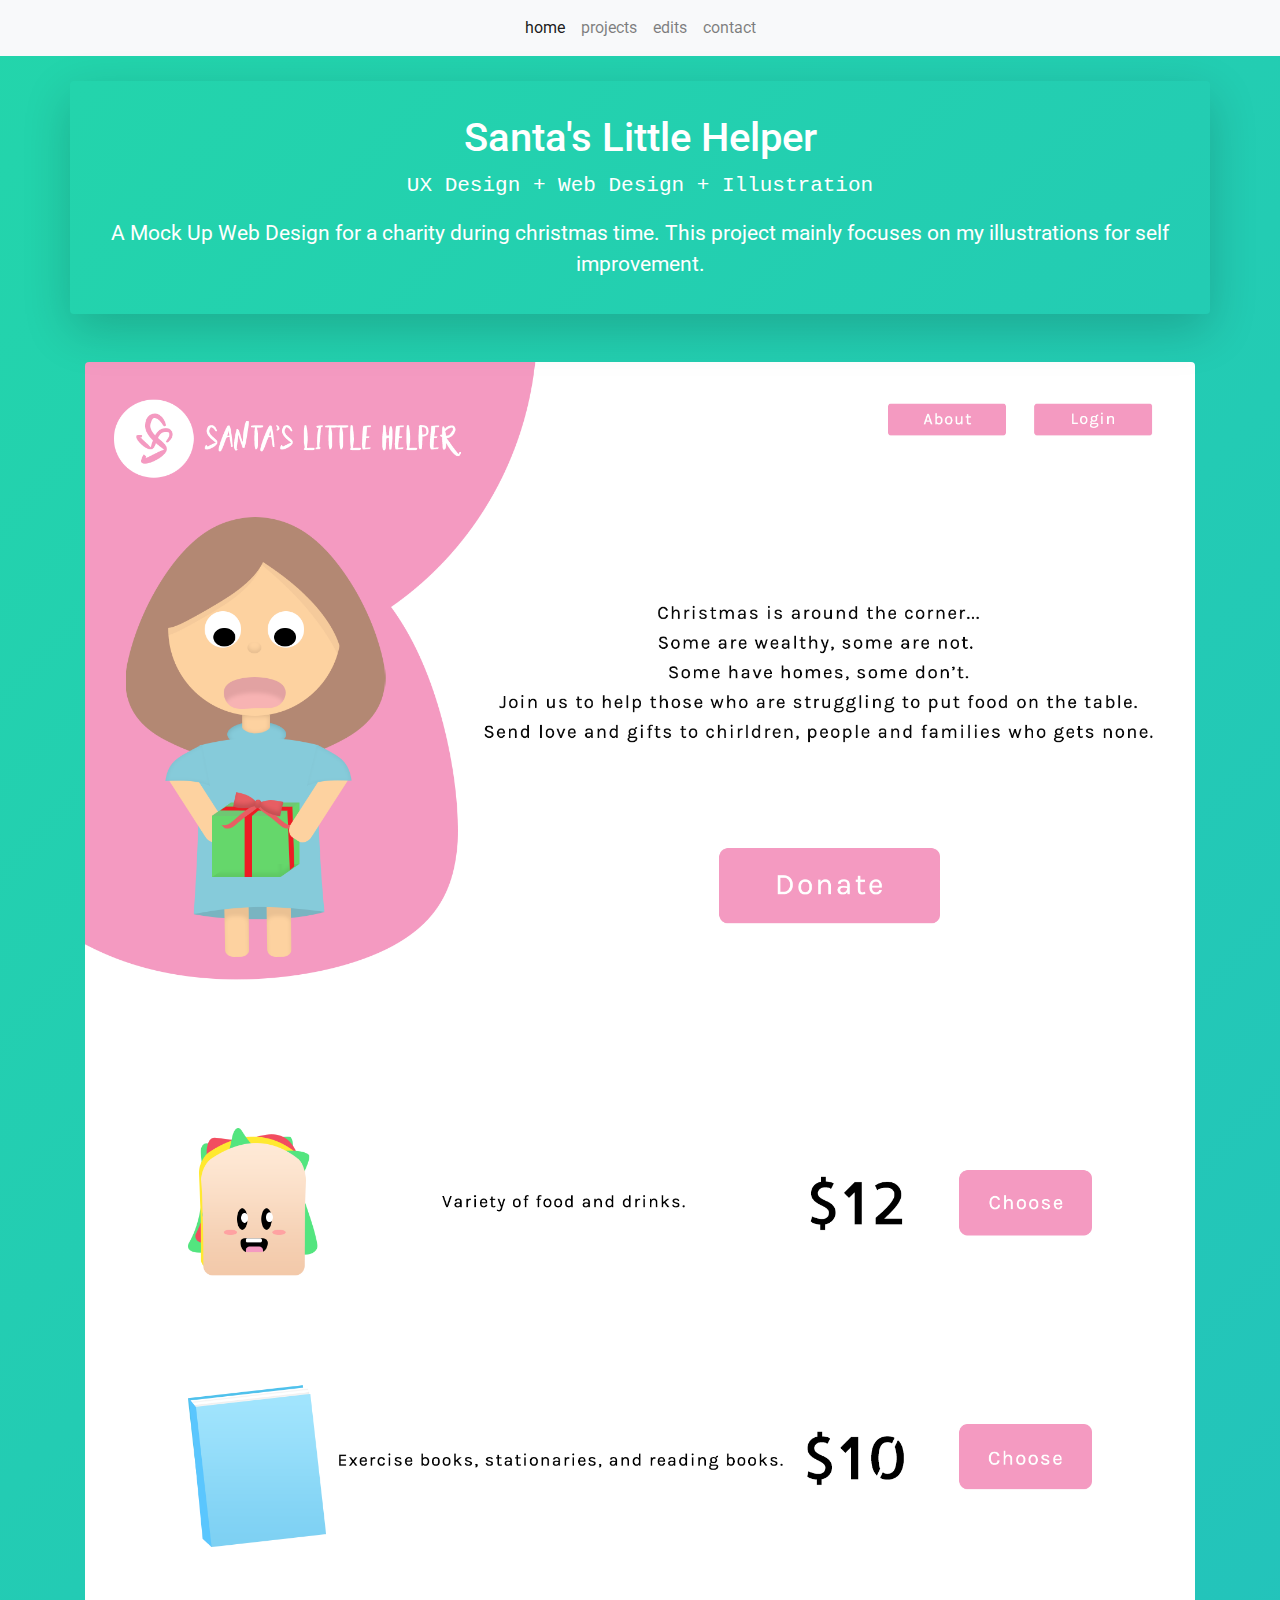
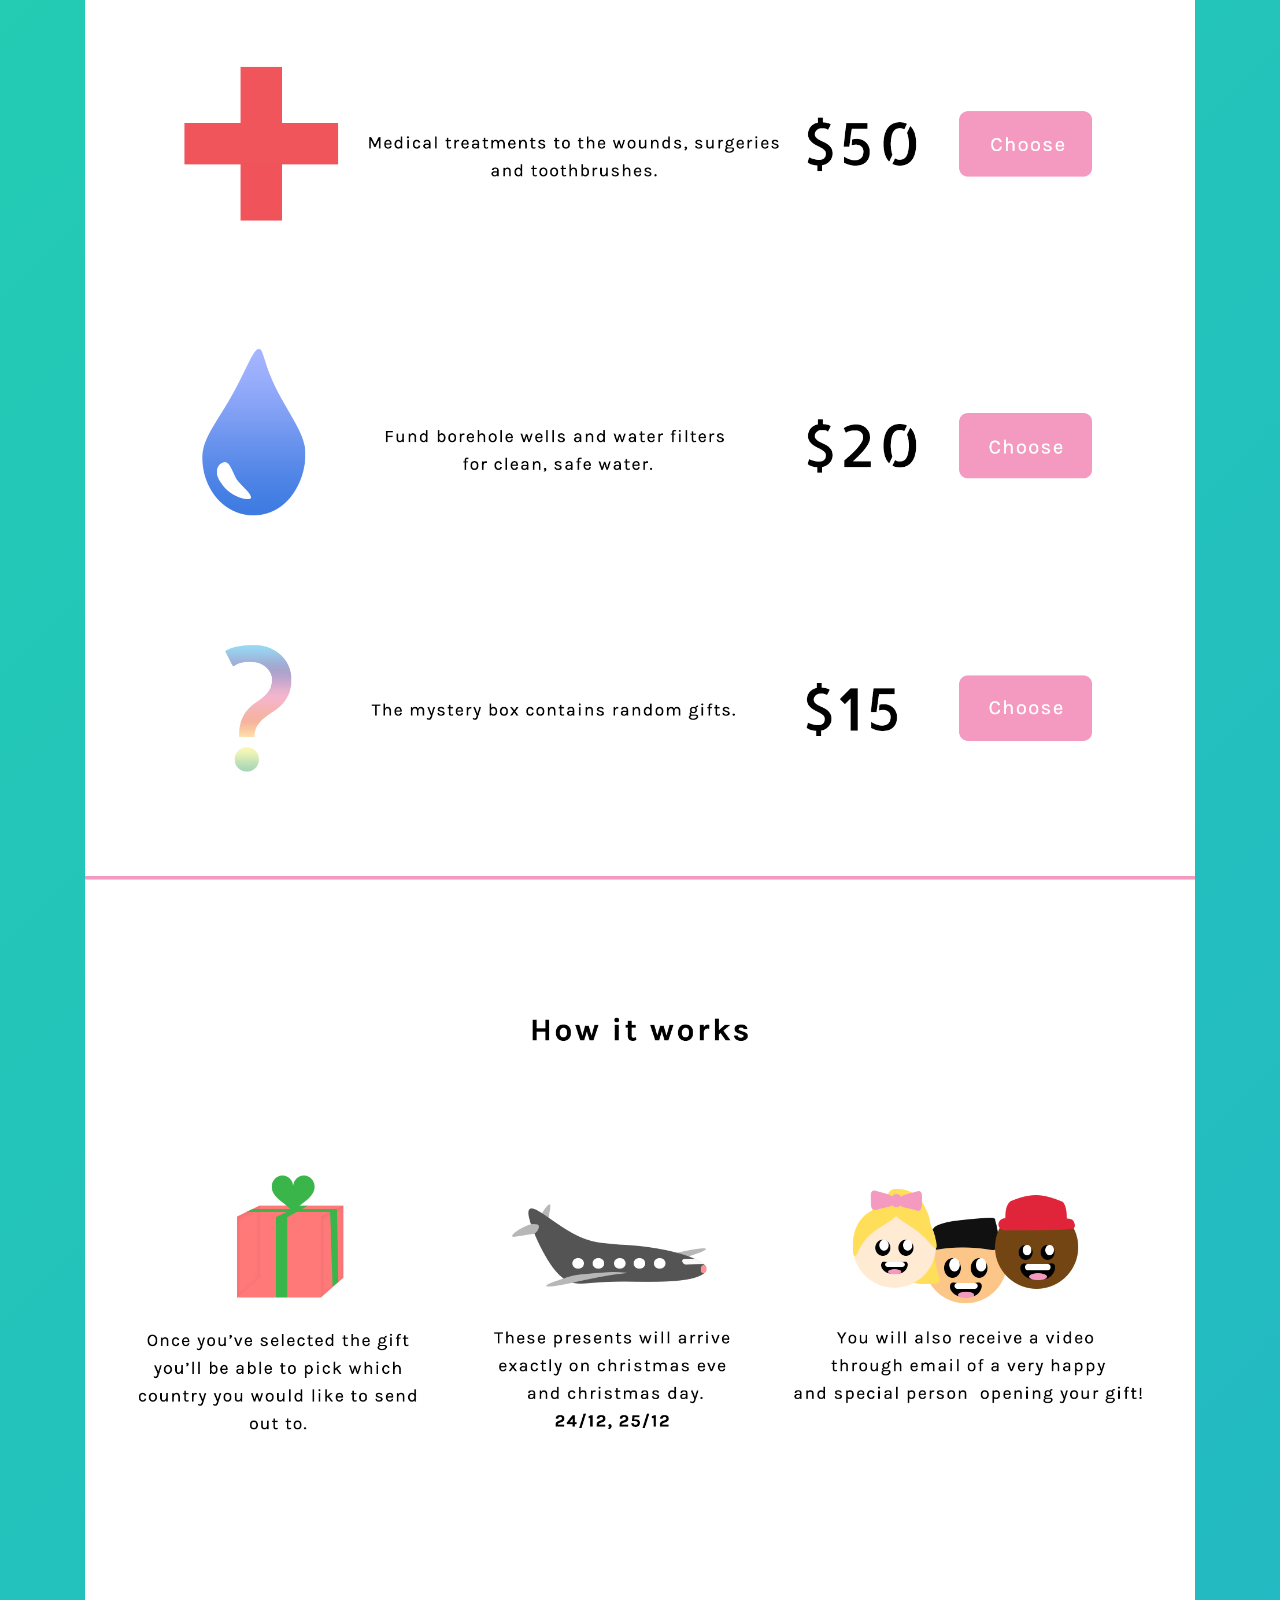
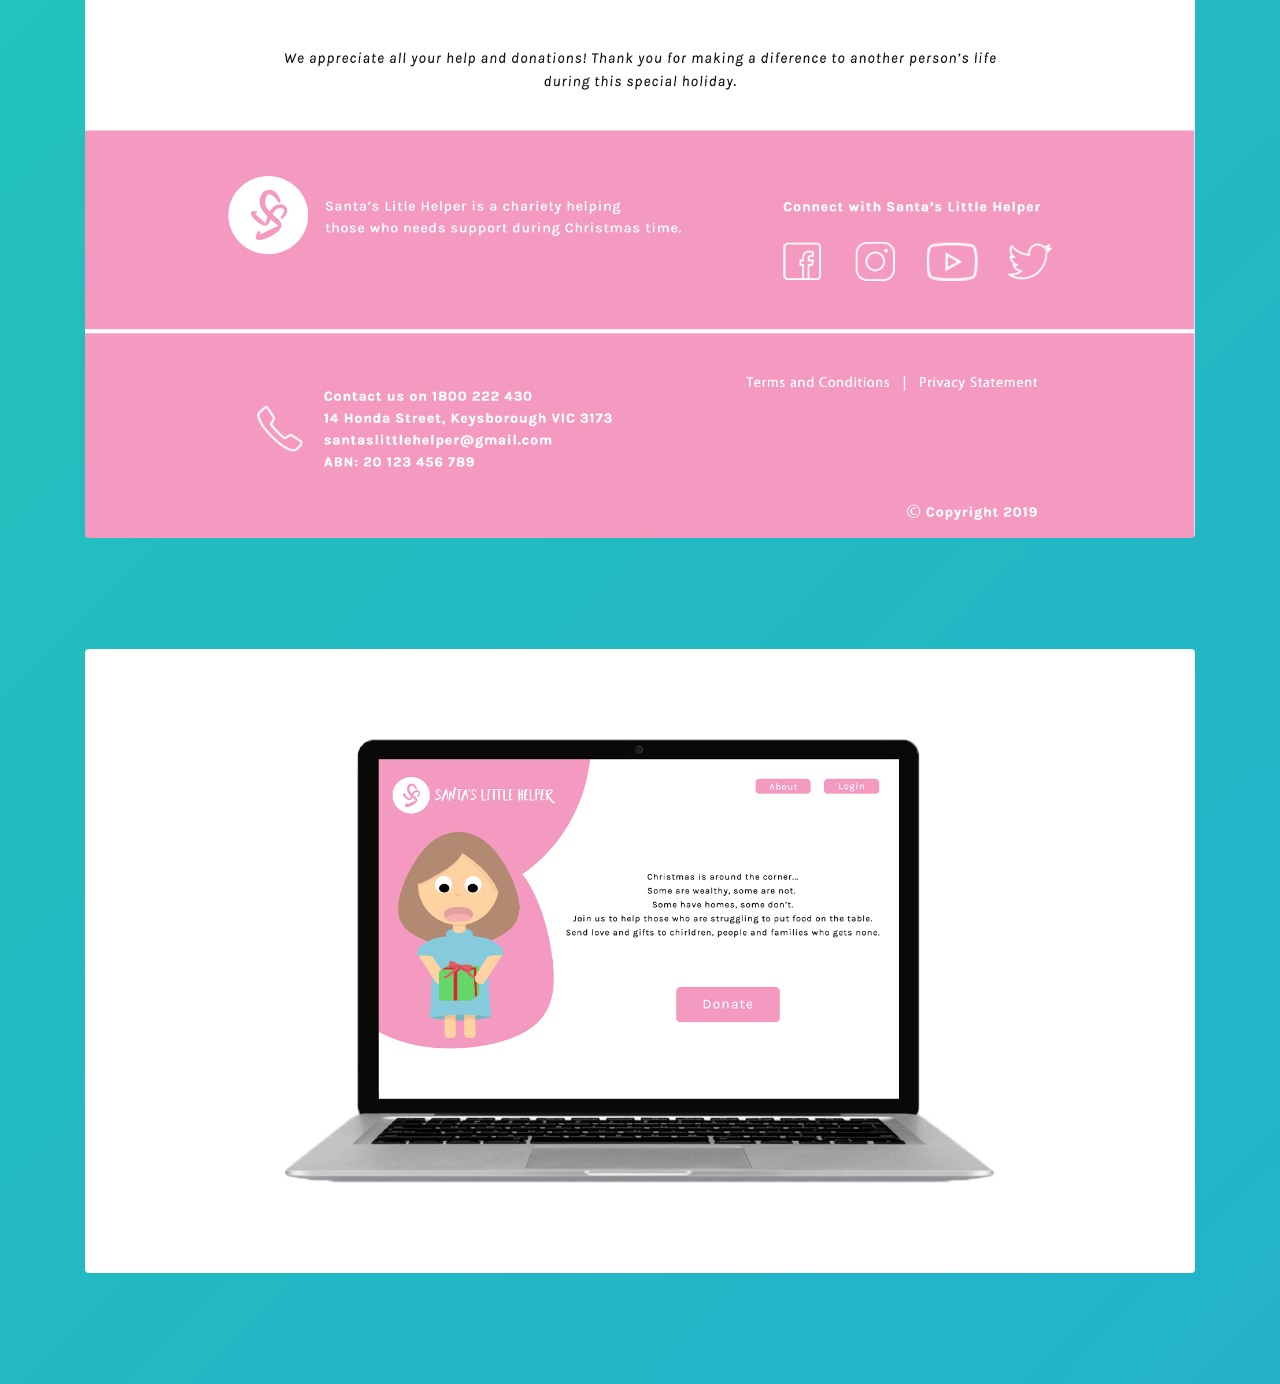
<file: SLH.html>
<!-- Amanda Ky Au © 2019 Copyright-->

<!DOCTYPE html>
<html lang="en">
  <head>
    <meta charset="UTF-8" />
    <meta name="viewport" content="width=device-width, initial-scale=1.0" />
    <meta http-equiv="X-UA-Compatible" content="ie=edge" />
    <title>Santa's Little Helper</title>

    <link rel="shortcut icon" href="images/Amanda_Icon.png" />
    <link rel="stylesheet" href="bootstrap.min.css" />
    <link
      href="https://fonts.googleapis.com/css?family=Roboto&display=swap"
      rel="stylesheet"
    />
    <link rel="stylesheet" href="project.css" />
    <link
      rel="stylesheet"
      href="//use.fontawesome.com/releases/v5.0.7/css/all.css"
    />
    <link rel="stylesheet" href="fontawesome.min.css" />
    <link rel="stylesheet" href="all.min.css" />
    <link
      rel="stylesheet"
      href="https://cdnjs.cloudflare.com/ajax/libs/font-awesome/4.7.0/css/font-awesome.min.css"
    />
  </head>
  <body>
    <script src="http://code.jquery.com/jquery-1.12.0.min.js"></script>
    <script src="bootstrap.min.js"></script>
    <script src="project.js"></script>

    <!-- Nav -->

    <nav
      class="navbar navbar-expand-sm navbar-light bg-light"
      data-toggle="affix"
    >
      <div class="mx-auto d-sm-flex d-block flex-sm-nowrap">
        <button
          class="navbar-toggler"
          type="button"
          data-toggle="collapse"
          data-target="#navbarsExample11"
          aria-expanded="false"
          aria-label="Toggle navigation"
        >
          <span class="navbar-toggler-icon"></span>
        </button>
        <div class="collapse navbar-collapse text-center" id="navbarsExample11">
          <ul class="navbar-nav">
            <li class="nav-item active">
              <a class="nav-link" href="index.html">home</a>
            </li>
            <li class="nav-item">
              <a class="nav-link" href="project.html">projects</a>
            </li>
            <li class="nav-item">
              <a class="nav-link" href="edits.html">edits</a>
            </li>
            <li class="nav-item">
              <a class="nav-link" href="contact.html">contact</a>
            </li>
          </ul>
        </div>
      </div>
    </nav>

    <!-- End of Nav -->

    <!-- Santa's Little Helper -->

    <div class="container">
      <div class="row">
        <div class="col-sm-12 shadow-lg p-2 mb-5 rounded">
          <div
            class="container text-center"
            style="margin-bottom: 25px; margin-top: 25px;"
          >
            <h1>Santa's Little Helper</h1>
            <p class="text-monospace">UX Design + Web Design + Illustration</p>
            <p>
              A Mock Up Web Design for a charity during christmas time. This
              project mainly focuses on my illustrations for self improvement.
            </p>
          </div>
        </div>
      </div>
      <img
        class="img-fluid rounded"
        src="images/santaslittlehelperEDIT.web.png"
        alt="santas_little_helper"
        style="margin-bottom: 10%;"
      />
      <img
        class="img-fluid rounded"
        src="images/slh.gif"
        alt="santas_little_helper_gif"
        style="margin-bottom: 10%;"
      />
    </div>

    <!-- End of Santa's Little Helper -->

    <!-- Back to Top -->

    <a
      id="back-to-top"
      href="#"
      class="btn btn-lg back-to-top button"
      role="button"
      title="Click to return on the top page"
      data-toggle="tooltip"
      data-placement="left"
    >
      <i class="fas fa-chevron-up"></i>
    </a>

    <!-- End of Back to Top -->
  </body>
</html>
</file>
<file: project.css>
body {
    margin: 0;
    width: 100%;
    height: 100%;
    font-family: "Roboto", sans-serif;
    color: #fff;
    background: linear-gradient(-45deg, #ee7752, #e589ad, #23a6d5, #23d5ab);
    background-size: 400% 400%;
    animation: gradientBG 15s ease infinite;
}

@keyframes gradientBG {
    0% {
        background-position: 0% 50%;
    }
    50% {
        background-position: 100% 50%;
    }
    100% {
        background-position: 0% 50%;
    }
}
#myBtn {
    display: none; /* Hidden by default */
    position: fixed; /* Fixed/sticky position */
    bottom: 20px; /* Place the button at the bottom of the page */
    right: 30px; /* Place the button 30px from the right */
    z-index: 99; /* Make sure it does not overlap */
    border: none; /* Remove borders */
    outline: none; /* Remove outline */
    background-color: red; /* Set a background color */
    color: white; /* Text color */
    cursor: pointer; /* Add a mouse pointer on hover */
    padding: 15px; /* Some padding */
    border-radius: 10px; /* Rounded corners */
    font-size: 18px; /* Increase font size */
  }
  
  .back-to-top {
    cursor: pointer;
    position: fixed;
    bottom: 20px;
    right: 20px;
    display: none;
    color: white;
  }

  .container {
    margin-top: 25px;
    font-size: 21px;
    text-align: center;
    animation: fadein 3s;
    -moz-animation: fadein 3; /* Firefox */
    -webkit-animation: fadein 3s; /* Safari and Chrome */
    -o-animation: fadein 3s; /* Opera */
}
@keyframes fadein {
    from {
        opacity:0;
    }
    to {
        opacity:1;
    }
}
@-moz-keyframes fadein { /* Firefox */
    from {
        opacity:0;
    }
    to {
        opacity:1;
    }
}
@-webkit-keyframes fadein { /* Safari and Chrome */
    from {
        opacity:0;
    }
    to {
        opacity:1;
    }
}
@-o-keyframes fadein { /* Opera */
    from {
        opacity:0;
    }
    to {
        opacity: 1;
    }
}
</file>
